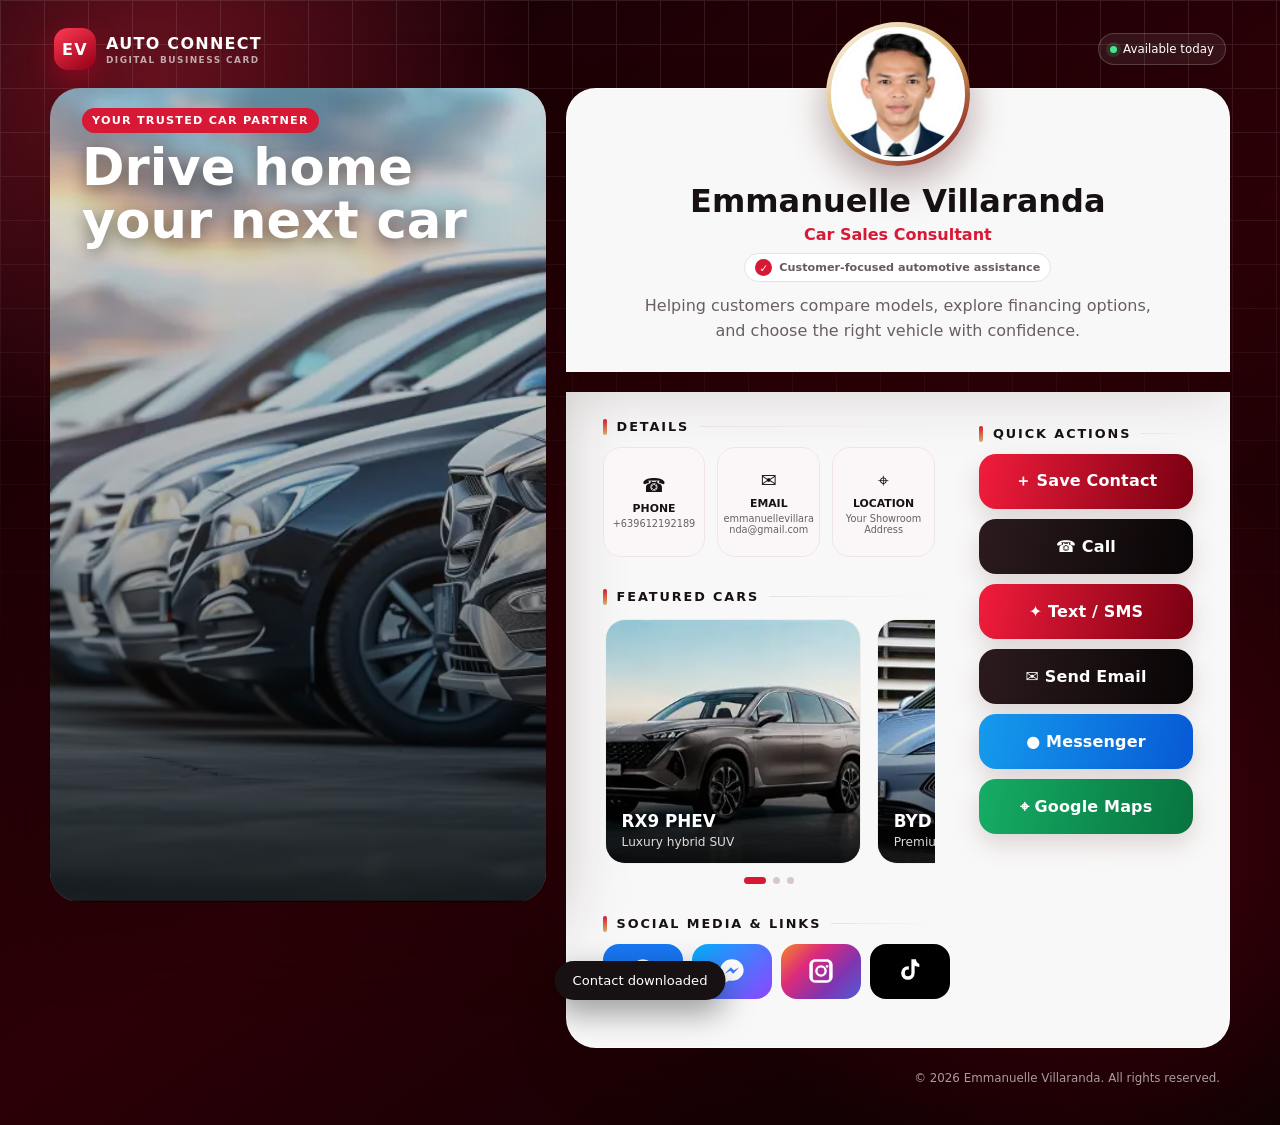
<file: index.html>
<!doctype html>
<html lang="en">

<head>
  <meta charset="utf-8">
  <meta name="viewport" content="width=device-width,initial-scale=1,viewport-fit=cover">
  <meta name="theme-color" content="#950019">
  <meta name="description" content="Responsive digital business card for a car sales consultant.">

  <title>Jordan Reyes | Car Sales Consultant</title>

  <!-- External CSS -->
  <link rel="stylesheet" href="css/style.css">


<!doctype html>
<html lang="en">

<head>
  <meta charset="utf-8">
  <meta name="viewport" content="width=device-width,initial-scale=1,viewport-fit=cover">
  <meta name="theme-color" content="#950019">
  <meta name="description" content="Responsive digital business card for a car sales consultant.">
  <title>Emmanuelle Villaranda | Car Sales Consultant</title>
  
   <!-- External CSS -->
  <link rel="stylesheet" href="css/style.css">

</head>

<body>
  <!-- Required local assets: images/hero-car.jpg, images/profile.jpg, images/rx9-phev.jpg, images/byd-seal.jpg, images/mg4-ev.jpg -->
  <main class="shell">
    <nav class="topbar" aria-label="Brand navigation">
      <div class="brand"><span class="mark" id="brandInitials">JR</span><span><span id="companyTop">AUTO
            CONNECT</span><small
            style="display:block;font-size:.56rem;font-weight:650;letter-spacing:.16em;color:#ffffffa8;margin-top:2px">DIGITAL
            BUSINESS CARD</small></span></div>
      <span class="availability">Available today</span>
    </nav>

    <article class="card">
      <header class="hero">
        <img class="hero-background" src="images/hero-car.jpg" alt="Featured car" fetchpriority="high" decoding="async"
          onerror="this.onerror=null;this.style.display='none';this.parentElement.classList.add('hero-image-missing');">
        <div class="hero-shade" aria-hidden="true"></div>
        <div class="hero-copy"><span class="eyebrow">Your trusted car partner</span>
          <h1>Drive home your next car</h1>
        </div>
      </header>

      <section class="profile" aria-labelledby="profileName">
        <div class="avatar"><img class="profile-photo" src="images/profile.jpg"
            alt="Professional profile photo of Jordan Reyes"
            onerror="this.onerror=null;this.src='data:image/svg+xml,%3Csvg xmlns=%22http://www.w3.org/2000/svg%22 width=%22400%22 height=%22400%22%3E%3Crect width=%22400%22 height=%22400%22 fill=%22%23a30b23%22/%3E%3Ctext x=%2250%25%22 y=%2254%25%22 text-anchor=%22middle%22 font-family=%22Arial%22 font-size=%22120%22 font-weight=%22700%22 fill=%22white%22%3EJR%3C/text%3E%3C/svg%3E'">
        </div>
        <h2 id="profileName">Jordan Reyes</h2>
        <p class="role" id="profileRole">Car Sales Consultant</p><span class="verified">Customer-focused automotive
          assistance</span>
        <p class="bio">Helping customers compare models, explore financing options, and choose the right vehicle with
          confidence.</p>
      </section>

      <div class="content-grid">
        <section class="section reveal details-section" aria-labelledby="detailsTitle">
          <h3 class="heading" id="detailsTitle">Details</h3>
          <div class="details">
            <a class="detail" id="phoneDetail"><span class="detail-icon"
                aria-hidden="true">☎</span><strong>PHONE</strong><small id="phoneText"></small></a>
            <a class="detail" id="emailDetail"><span class="detail-icon"
                aria-hidden="true">✉</span><strong>EMAIL</strong><small id="emailText"></small></a>
            <a class="detail" id="mapDetail" target="_blank" rel="noopener noreferrer"><span class="detail-icon"
                aria-hidden="true">⌖</span><strong>LOCATION</strong><small id="addressText"></small></a>
          </div>
        </section>

        <section class="section reveal actions-section" aria-labelledby="actionsTitle">
          <h3 class="heading" id="actionsTitle">Quick Actions</h3>
          <div class="actions">
            <button class="action red" id="saveContact" type="button">＋ Save Contact</button>
            <div class="split"><a class="action dark" id="callAction">☎ Call</a><a class="action red" id="smsAction">✦
                Text / SMS</a></div>
            <a class="action dark" id="emailAction">✉ Send Email</a>
            <a class="action blue" id="messengerAction" target="_blank" rel="noopener noreferrer">● Messenger</a>
            <a class="action green" id="mapAction" target="_blank" rel="noopener noreferrer">⌖ Google Maps</a>
          </div>
        </section>

        <section class="section reveal cars-section" aria-labelledby="carsTitle">
          <h3 class="heading" id="carsTitle">Featured Cars</h3>
          <div class="gallery-wrap">
            <div class="gallery" id="gallery" tabindex="0" aria-label="Featured vehicle carousel">
              <article class="vehicle" aria-label="RX9 PHEV, slide 1 of 3">
                <img class="vehicle-image" src="images/rx9-phev.jpg" alt="RX9 PHEV vehicle" loading="eager"
                  decoding="async"
                  onerror="this.style.opacity='.25';this.alt='Add the matching image file to the images folder';">
                <div class="vehicle-copy"><strong class="vehicle-name">RX9 PHEV</strong><span class="vehicle-tag">Luxury
                    hybrid SUV</span></div>
              </article>
              <article class="vehicle" aria-label="BYD Seal, slide 2 of 3">
                <img class="vehicle-image" src="images/byd-seal.jpg" alt="BYD Seal vehicle" loading="lazy"
                  decoding="async"
                  onerror="this.style.opacity='.25';this.alt='Add the matching image file to the images folder';">
                <div class="vehicle-copy"><strong class="vehicle-name">BYD Seal</strong><span
                    class="vehicle-tag">Premium electric sedan</span></div>
              </article>
              <article class="vehicle" aria-label="MG4 EV, slide 3 of 3">
                <img class="vehicle-image" src="images/mg4-ev.jpg" alt="MG4 EV vehicle" loading="lazy" decoding="async"
                  onerror="this.style.opacity='.25';this.alt='Add the matching image file to the images folder';">
                <div class="vehicle-copy"><strong class="vehicle-name">MG4 EV</strong><span class="vehicle-tag">Fully
                    electric hatchback</span></div>
              </article>
            </div>
            <div class="dots" id="dots" aria-label="Choose vehicle slide"></div>
            <p class="gallery-status" id="galleryStatus" aria-live="polite">Showing vehicle 1 of 3</p>
          </div>
        </section>

        <section class="section reveal social-section" aria-labelledby="socialTitle" style="padding-bottom:24px">
  <h3 class="heading" id="socialTitle">Social Media & Links</h3>

  <div class="socials">

    <a class="social facebook"
       id="facebook"
       target="_blank"
       rel="noopener noreferrer"
       aria-label="Facebook">

      <svg viewBox="0 0 24 24" fill="currentColor">
        <path d="M22 12A10 10 0 1 0 10.4 21.9V14.9H7.9V12h2.5V9.8c0-2.5 1.5-3.9 3.8-3.9 1.1 0 2.2.2 2.2.2v2.4h-1.2c-1.2 0-1.6.8-1.6 1.5V12h2.7l-.4 2.9h-2.3v7A10 10 0 0 0 22 12z"/>
      </svg>

    </a>

    <a class="social messenger"
       id="messenger"
       target="_blank"
       rel="noopener noreferrer"
       aria-label="Messenger">

      <svg viewBox="0 0 24 24" fill="currentColor">
        <path d="M12 2C6.5 2 2 6.1 2 11.2c0 2.9 1.5 5.5 4 7.2v3.6l3.5-1.9c.8.2 1.6.3 2.5.3 5.5 0 10-4.1 10-9.2S17.5 2 12 2zm1 12.4-2.5-2.7-4.8 2.7 5.3-5.7 2.5 2.7 4.8-2.7-5.3 5.7z"/>
      </svg>

    </a>

    <a class="social instagram"
       id="instagram"
       target="_blank"
       rel="noopener noreferrer"
       aria-label="Instagram">

      <svg viewBox="0 0 24 24" fill="currentColor">
        <path d="M7 2h10c2.8 0 5 2.2 5 5v10c0 2.8-2.2 5-5 5H7c-2.8 0-5-2.2-5-5V7c0-2.8 2.2-5 5-5zm0 2C5.9 4 5 4.9 5 6v12c0 1.1.9 2 2 2h10c1.1 0 2-.9 2-2V6c0-1.1-.9-2-2-2H7zm5 3a5 5 0 1 1 0 10 5 5 0 0 1 0-10zm0 2.1A2.9 2.9 0 1 0 12 15a2.9 2.9 0 0 0 0-5.9zm5.2-2.3a1.2 1.2 0 1 1 0 2.4 1.2 1.2 0 0 1 0-2.4z"/>
      </svg>

    </a>

    <a class="social tiktok"
       id="tiktok"
       target="_blank"
       rel="noopener noreferrer"
       aria-label="TikTok">

      <svg viewBox="0 0 24 24" fill="currentColor">
        <path d="M17 2c.4 2 .9 3 3 4v2.6c-1.5 0-2.8-.4-4-1v6.2a5.8 5.8 0 1 1-5.8-5.8c.3 0 .6 0 .8.1v2.8a2.8 2.8 0 1 0 2.2 2.7V2H17z"/>
      </svg>

    </a>

  </div>
</section>
      </div>
    </article>

    <nav class="mobile-sticky-actions" aria-label="Mobile quick actions">
      <a id="mobileCall">☎ Call</a>
      <a id="mobileSms">✦ SMS</a>
      <a id="mobileMessenger" target="_blank" rel="noopener noreferrer">● Message</a>
    </nav>
    <footer class="footer">© <span id="year"></span> <span id="footerName"></span>. All rights reserved.</footer>
  </main>
  <div class="toast" id="toast" role="status" aria-live="polite">Contact downloaded</div>

<!--External JS-->
<script type="text/javascript" src='js/script.js'> </script>


</body>
</html>
</file>
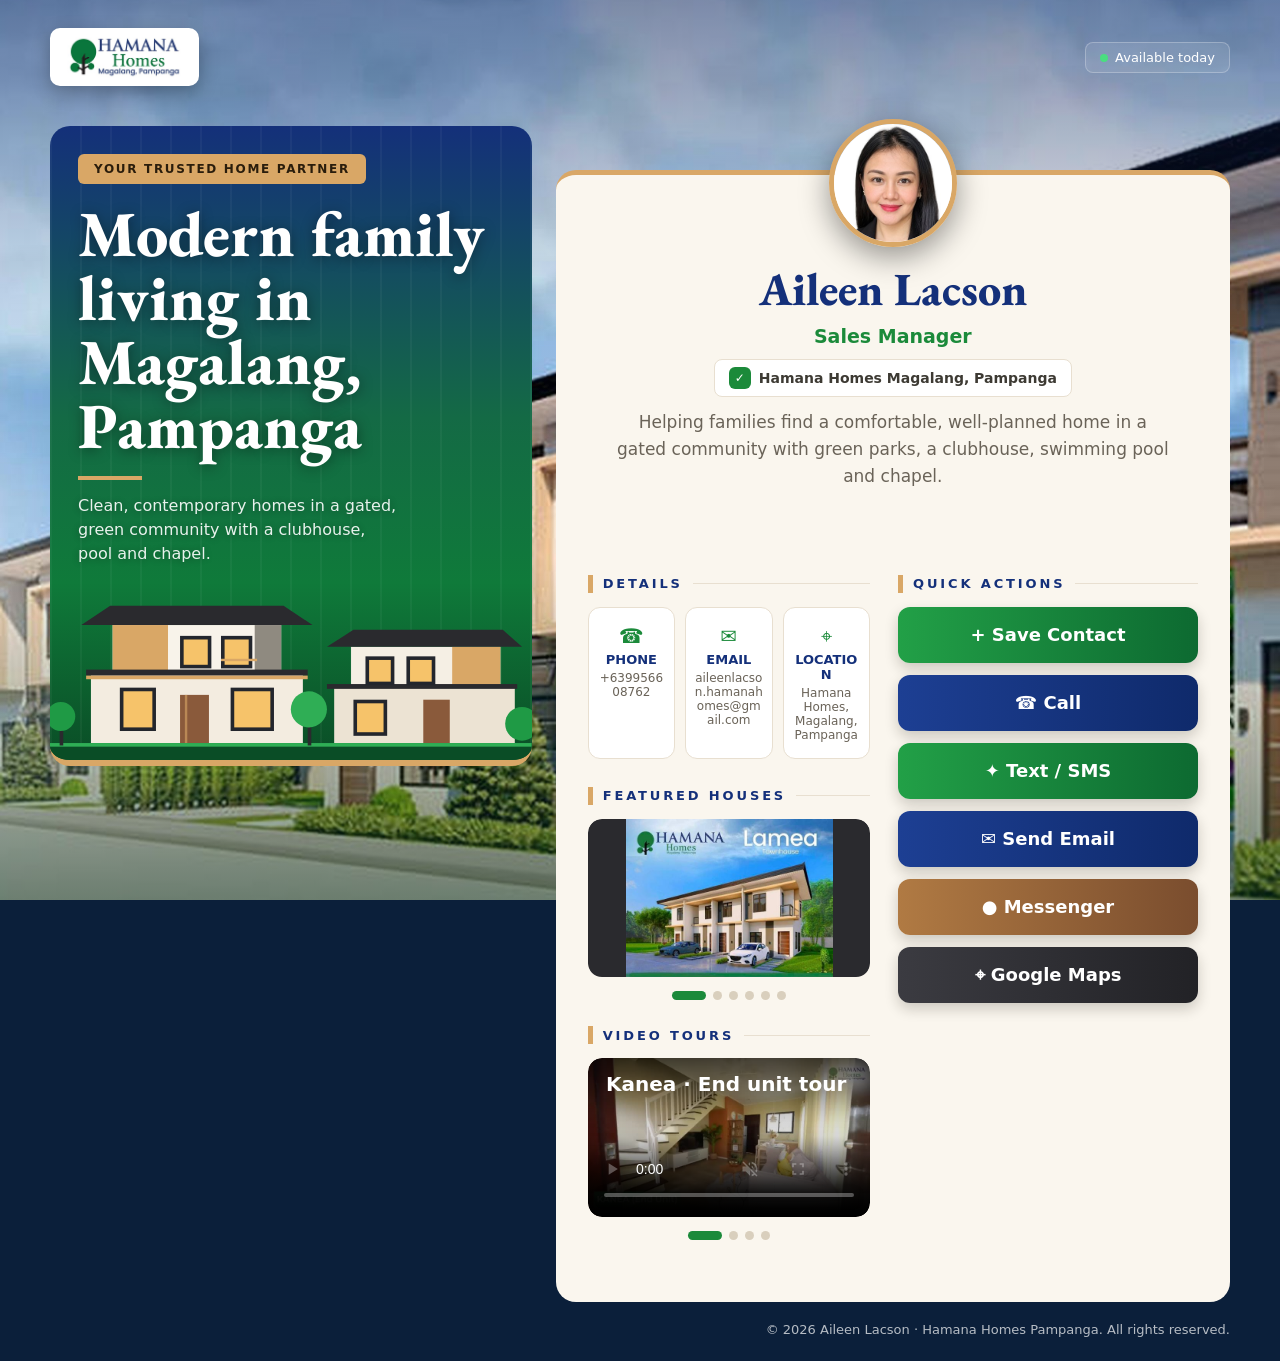
<file: hamana-card/index.html>
<!DOCTYPE html>
<html lang="en">

<head>
  <meta charset="utf-8">
  <meta name="viewport" content="width=device-width, initial-scale=1, viewport-fit=cover">
  <title>Hamana Homes Pampanga – Digital Business Card</title>
  
  <link rel="icon" href="images/avatar.jpg">
  <link rel="preconnect" href="https://fonts.googleapis.com">
  <link rel="stylesheet" href="https://fonts.googleapis.com/css2?family=EB+Garamond:wght@600;700;800&display=swap">
  <link rel="stylesheet" href="css/styles.css">
</head>

<body>
  <div class="bg" aria-hidden="true"><img alt="" src="images/background.jpg">
  </div>
  <div class="wrap">
    <header>
      <div class="brand">
        <div class="logo"><img alt="Hamana Homes Magalang, Pampanga" src="images/logo.jpg">
        </div>
      </div>
      <div class="pill"><i></i>Available today</div>
    </header>
    <main>
      <section class="hero">
        <span class="tag">YOUR TRUSTED HOME PARTNER</span>
        <h1>Modern family living in Magalang, Pampanga</h1>
        <p>Clean, contemporary homes in a gated, green community with a clubhouse, pool and chapel.</p>
        <svg viewBox="0 0 400 220" preserveAspectRatio="xMidYMax slice" aria-hidden="true">
          <g>
            <!-- house A: two-storey, flat overhanging roof, tan accent panel -->
            <rect x="34" y="146" width="176" height="62" fill="#f3ece0" />
            <rect x="52" y="108" width="140" height="40" fill="#f8f3ea" />
            <rect x="52" y="108" width="46" height="40" fill="#d9a766" />
            <rect x="170" y="108" width="22" height="40" fill="#8f8a80" />
            <polygon points="26,108 50,92 194,92 218,108" fill="#2a2a2e" />
            <rect x="30" y="145" width="184" height="5" fill="#2a2a2e" />
            <rect x="30" y="150" width="184" height="3" fill="#d9a766" />
            <!-- window frames -->
            <rect x="108" y="117" width="26" height="27" fill="#23262d" />
            <rect x="142" y="117" width="26" height="27" fill="#23262d" />
            <rect x="58" y="160" width="30" height="36" fill="#23262d" />
            <rect x="150" y="160" width="36" height="36" fill="#23262d" />
            <!-- house B: smaller, set back -->
            <rect x="236" y="158" width="150" height="50" fill="#ece3d3" />
            <rect x="250" y="126" width="124" height="34" fill="#f5efe4" />
            <rect x="334" y="126" width="40" height="34" fill="#d9a766" />
            <polygon points="230,126 252,112 376,112 392,126" fill="#2a2a2e" />
            <rect x="230" y="157" width="158" height="4" fill="#2a2a2e" />
            <rect x="262" y="134" width="24" height="24" fill="#23262d" />
            <rect x="296" y="134" width="24" height="24" fill="#23262d" />
            <rect x="252" y="170" width="28" height="30" fill="#23262d" />
          </g>
          <g fill="#f6c36a">
            <rect x="111" y="120" width="20" height="21" />
            <rect x="145" y="120" width="20" height="21" />
            <rect x="61" y="163" width="24" height="30" />
            <rect x="153" y="163" width="30" height="30" />
            <rect x="265" y="137" width="18" height="18" />
            <rect x="299" y="137" width="18" height="18" />
            <rect x="255" y="173" width="22" height="24" />
          </g>
          <g>
            <!-- doors (warm wood), balcony rail, lawn, round trees echoing the logo -->
            <rect x="108" y="166" width="24" height="42" fill="#8a5a3b" />
            <rect x="112" y="166" width="2" height="42" fill="#d9a766" opacity=".6" />
            <rect x="310" y="170" width="22" height="38" fill="#8a5a3b" />
            <rect x="142" y="136" width="30" height="2" fill="#d9a766" />
            <rect x="0" y="206" width="400" height="14" fill="#0a4d26" />
            <rect x="0" y="206" width="400" height="3" fill="#2fae55" />
            <rect x="214" y="186" width="3" height="22" fill="#2a2a2e" />
            <circle cx="215" cy="178" r="15" fill="#2fae55" />
            <rect x="8" y="190" width="3" height="18" fill="#2a2a2e" />
            <circle cx="9" cy="184" r="12" fill="#1f9a45" />
            <circle cx="392" cy="190" r="14" fill="#1f9a45" />
          </g>
        </svg>
      </section>
      <div class="right">
        <section class="profile">
          <img class="avatar" alt="Profile photo"
            src="images/avatar.jpg">
          <h2>Aileen Lacson</h2>
          <div class="role">Sales Manager</div>
          <div class="badge"><b>✓</b>Hamana Homes Magalang, Pampanga</div>
          <p>Helping families find a comfortable, well-planned home in a gated community with green parks, a clubhouse,
            swimming pool and chapel.</p>
        </section>
        <section class="body">
          <div>
            <h3>DETAILS</h3>
            <div class="details">
              <div class="d"><span>☎</span><b>PHONE</b>+639956608762</div>
              <div class="d"><span>✉</span><b>EMAIL</b>aileenlacson.hamanahomes@gmail.com</div>
              <div class="d"><span>⌖</span><b>LOCATION</b>Hamana Homes, Magalang, Pampanga</div>
            </div>
            <h3>FEATURED HOUSES</h3>
            <div class="car">
              <div class="track" id="track">
                <div class="slide"><img src="images/house-lamea-townhouse.jpg" alt="Lamea townhouse"></div>
                <div class="slide"><img src="images/house-meana-duplex.jpg" alt="Meana duplex"></div>
                <div class="slide"><img src="images/house-nanea-single-attached.jpg" alt="Nanea single attached"></div>
                <div class="slide"><img src="images/house-onea-duplex-deluxe.jpg" alt="Onea duplex deluxe"></div>
                <div class="slide"><img src="images/house-types.jpg" alt="Hamana Homes house types"></div>
                <div class="slide"><img src="images/vicinity-map.jpg" alt="Hamana Homes vicinity map, Magalang Pampanga"></div>
              </div>
            </div>
            <div class="dots" id="dots"></div>
            <h3>VIDEO TOURS</h3>
            <div class="car">
              <div class="track" id="track2">
                <div class="slide vid"><video
                    src="videos/kanea-end-unit-tour.mp4"
                    poster="images/poster-kanea-end-unit-tour.jpg"
                    controls autoplay muted playsinline preload="none" aria-label="Kanea · End unit tour"></video>
                  <div class="cap"><b>Kanea · End unit tour</b></div>
                </div>
                <div class="slide vid"><video
                    src="videos/kanea-quick-look.mp4"
                    poster="images/poster-kanea-quick-look.jpg"
                    controls autoplay muted playsinline preload="none" aria-label="Kanea · Quick look"></video>
                  <div class="cap"><b>Kanea · Quick look</b></div>
                </div>
                <div class="slide vid"><video
                    src="videos/nanea-single-attached-tour.mp4"
                    poster="images/poster-nanea-single-attached-tour.jpg"
                    controls autoplay muted playsinline preload="none" aria-label="Nanea · Single attached tour"></video>
                  <div class="cap"><b>Nanea · Single attached tour</b></div>
                </div>
                <div class="slide vid"><video
                    src="videos/meana-duplex-tour.mp4"
                    poster="images/poster-meana-duplex-tour.jpg"
                    controls autoplay muted playsinline preload="none" aria-label="Meana · Duplex tour"></video>
                  <div class="cap"><b>Meana · Duplex tour</b></div>
                </div>
              </div>
            </div>
            <div class="dots" id="dots2"></div>
          </div>
          <div>
            <h3>QUICK ACTIONS</h3>
            <button class="btn red" id="save" type="button">+ Save Contact</button>
            <a class="btn blk" href="tel:+639956608762">☎ Call</a>
            <a class="btn red" href="sms:+639956608762">✦ Text / SMS</a>
            <a class="btn blk" id="email" href="mailto:aileenlacson.hamanahomes@gmail.com?subject=Inquiry%20about%20Hamana%20Homes%20Magalang&amp;body=Hi%20Aileen%2C%0D%0A%0D%0AI%27m%20interested%20in%20Hamana%20Homes%20in%20Magalang%2C%20Pampanga.%20Please%20send%20me%20more%20details.%0D%0A%0D%0AThank%20you!">✉ Send Email</a>
            <a class="btn blu" target="_blank" rel="noopener" href="https://www.facebook.com/aileenlacson.business">● Messenger</a>
            <a class="btn grn" target="_blank" rel="noopener" href="https://www.google.com/maps/place/Hamana+Homes,+Magalang,+Mabalacat+-+Magalang+Rd,+Magalang,+2011+Pampanga/data=!4m2!3m1!1s0x3396efd5b5a4816f:0x2967cce4e7ceeb08!18m1!1e1?utm_source=mstt_1&entry=gps&coh=192189&g_ep=[base64]%3D%3D&skid=85f0a1a7-78d2-46d7-b63e-68d4e16d7f46">⌖
              Google Maps</a>
          </div>
        </section>
      </div>
    </main>
    <nav class="dock" aria-label="Quick contact"><a class="c" href="tel:+639956608762">☎ Call</a><a class="s"
        href="sms:+639956608762">✦ SMS</a><a class="m" target="_blank" rel="noopener" href="https://www.facebook.com/aileenlacson.business">●
        Message</a></nav>
    <footer>© 2026 Aileen Lacson · Hamana Homes Pampanga. All rights reserved.</footer>
  </div>
  <div class="toast" id="toast" role="status" aria-live="polite" hidden></div>
  <script src="js/main.js" defer></script>
</body>

</html>
</file>
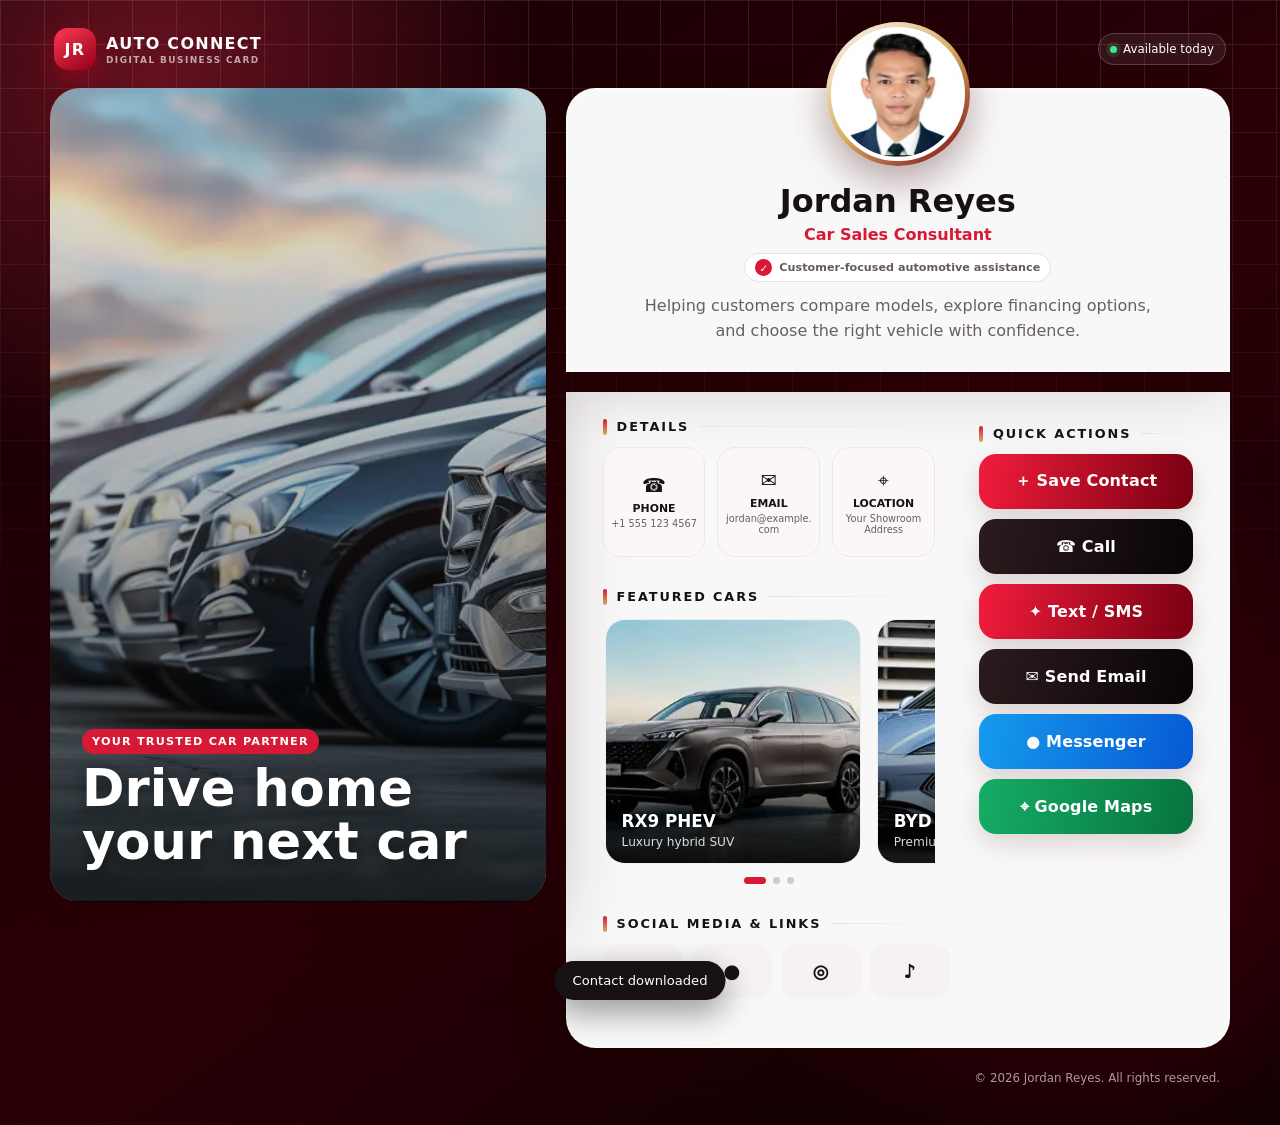
<file: car_landing_page_bkp.html>
<!doctype html>
<html lang="en">

<head>
  <meta charset="utf-8">
  <meta name="viewport" content="width=device-width,initial-scale=1,viewport-fit=cover">
  <meta name="theme-color" content="#950019">
  <meta name="description" content="Responsive digital business card for a car sales consultant.">
  <title>Jordan Reyes | Car Sales Consultant</title>
  <style>
    :root {
      color-scheme: light;
      --red: #d71936;
      --red2: #760010;
      --gold: #d6ad62;
      --ink: #171114;
      --muted: #695f62;
      --line: #e9e1e3;
      --paper: #fff;
      --soft: #fbf7f8;
      --blue: #1478dc;
      --green: #087a47;
      --r: 30px;
      --shadow: 0 28px 80px rgba(32, 0, 6, .32)
    }

    * {
      box-sizing: border-box
    }

    html {
      scroll-behavior: smooth
    }

    body {
      margin: 0;
      min-width: 320px;
      min-height: 100vh;
      font-family: Inter, ui-sans-serif, system-ui, -apple-system, "Segoe UI", Roboto, Arial, sans-serif;
      color: var(--ink);
      background: radial-gradient(circle at 12% 8%, #6b1221 0, transparent 25%), radial-gradient(circle at 86% 75%, #42000b 0, transparent 28%), linear-gradient(145deg, #120104, #2c0007 54%, #070102);
      overflow-x: hidden
    }

    body::before {
      content: "";
      position: fixed;
      inset: 0;
      pointer-events: none;
      opacity: .1;
      background-image: linear-gradient(#fff 1px, transparent 1px), linear-gradient(90deg, #fff 1px, transparent 1px);
      background-size: 44px 44px;
      mask-image: linear-gradient(#000, transparent 80%)
    }

    a {
      color: inherit;
      text-decoration: none
    }

    button,
    input,
    textarea {
      font: inherit
    }

    .shell {
      width: min(100% - 24px, 1180px);
      margin: auto;
      padding: 18px 0 max(36px, env(safe-area-inset-bottom));
      position: relative
    }

    .topbar {
      display: flex;
      align-items: center;
      justify-content: space-between;
      gap: 12px;
      color: #fff;
      margin: 0 4px 14px;
      animation: drop .6s both
    }

    .brand {
      display: flex;
      align-items: center;
      gap: 10px;
      font-weight: 900;
      letter-spacing: .08em
    }

    .mark {
      width: 42px;
      height: 42px;
      display: grid;
      place-items: center;
      border-radius: 14px;
      background: linear-gradient(145deg, #ff3955, #960017);
      box-shadow: 0 10px 28px #ff002f55
    }

    .availability {
      font-size: .74rem;
      padding: 8px 11px;
      border: 1px solid #ffffff2f;
      border-radius: 999px;
      background: #ffffff12;
      backdrop-filter: blur(12px)
    }

    .availability::before {
      content: "";
      display: inline-block;
      width: 7px;
      height: 7px;
      margin-right: 6px;
      border-radius: 50%;
      background: #45e78c;
      box-shadow: 0 0 0 4px #45e78c22
    }

    .card {
      overflow: hidden;
      position: relative;
      border-radius: var(--r);
      background: #fffffff8;
      border: 1px solid #ffffffaa;
      box-shadow: var(--shadow);
      animation: enter .85s cubic-bezier(.2, .8, .2, 1) both
    }

    .hero {
      height: 270px;
      position: relative;
      isolation: isolate;
      overflow: hidden;
      background: linear-gradient(145deg, #7b0015, #1a0207)
    }

    .hero-image-missing {
      background: linear-gradient(145deg, #7b0015, #1a0207)
    }

    .hero-background {
      position: absolute;
      inset: 0;
      width: 100%;
      height: 100%;
      object-fit: cover;
      object-position: center;
      animation: zoom 12s ease-in-out infinite alternate
    }

    .hero-shade {
      position: absolute;
      inset: 0;
      z-index: 2;
      background: linear-gradient(0deg, rgba(0, 0, 0, .82) 0%, rgba(0, 0, 0, .3) 48%, rgba(0, 0, 0, .08) 100%);
      pointer-events: none
    }

    .hero-media {
      position: absolute;
      inset: 0;
      background: linear-gradient(155deg, #f3f4f5aa, #777b80aa), linear-gradient(110deg, #dadddf 0 25%, #fafafa 25% 63%, #aeb3b7 63%);
      animation: zoom 12s ease-in-out infinite alternate
    }

    .hero-media::before {
      content: "";
      position: absolute;
      width: min(420px, 86%);
      height: 110px;
      left: 50%;
      bottom: 31px;
      translate: -50%;
      border-radius: 62% 46% 22% 20%;
      background: linear-gradient(160deg, #e8ebed, #6b7074 47%, #17191a 50%);
      box-shadow: 0 25px 34px #0006
    }

    .hero-media::after {
      content: "";
      position: absolute;
      width: 175px;
      height: 50px;
      left: 50%;
      bottom: 90px;
      translate: -48%;
      transform: skewX(-18deg);
      border: 4px solid #292b2e;
      border-radius: 75% 80% 8% 8%;
      background: linear-gradient(145deg, #262a2d, #87949c)
    }

    .wheel {
      position: absolute;
      bottom: 15px;
      z-index: 1;
      width: 54px;
      height: 54px;
      border: 10px solid #222;
      border-radius: 50%;
      background: #050505;
      box-shadow: inset 0 0 0 4px #aaa
    }

    .wheel:first-child {
      left: 15%
    }

    .wheel:last-child {
      right: 14%
    }

    .hero::after {
      content: none
    }

    .hero-copy {
      position: absolute;
      z-index: 3;
      left: 24px;
      right: 24px;
      bottom: 22px;
      color: #fff
    }

    .eyebrow {
      display: inline-block;
      margin-bottom: 8px;
      padding: 6px 10px;
      border-radius: 999px;
      background: var(--red);
      font-size: .7rem;
      font-weight: 900;
      letter-spacing: .11em;
      text-transform: uppercase
    }

    .hero h1 {
      margin: 0;
      max-width: 430px;
      font-size: clamp(1.55rem, 6vw, 2.1rem);
      line-height: 1.04;
      text-shadow: 0 4px 18px #0008
    }

    .profile {
      position: relative;
      padding: 80px 24px 21px;
      text-align: center
    }

    .avatar {
      position: absolute;
      top: -72px;
      left: 50%;
      translate: -50%;
      width: 138px;
      aspect-ratio: 1;
      padding: 5px;
      border-radius: 50%;
      background: linear-gradient(140deg, #fff, var(--gold), #760011);
      box-shadow: 0 16px 38px #35000855;
      animation: float 4s ease-in-out infinite
    }

    .profile-photo {
      display: block;
      width: 100%;
      height: 100%;
      object-fit: cover;
      object-position: center top;
      border: 4px solid #fff;
      border-radius: 50%;
      background: #eee
    }

    .verified {
      display: inline-flex;
      align-items: center;
      gap: 7px;
      margin-top: 9px;
      padding: 5px 10px;
      border: 1px solid #eadfe1;
      border-radius: 999px;
      background: #fff;
      color: #665a5d;
      font-size: .7rem;
      font-weight: 750
    }

    .verified::before {
      content: "✓";
      display: grid;
      place-items: center;
      width: 17px;
      height: 17px;
      border-radius: 50%;
      background: var(--red);
      color: #fff;
      font-size: .65rem
    }

    .profile h2 {
      margin: 0;
      font-size: 1.65rem
    }

    .role {
      margin: 5px 0 0;
      color: var(--red);
      font-weight: 850
    }

    .bio {
      max-width: 430px;
      margin: 12px auto 0;
      color: var(--muted);
      font-size: .93rem;
      line-height: 1.55
    }

    .section {
      padding: 12px 20px 4px
    }

    .heading {
      display: flex;
      align-items: center;
      gap: 10px;
      margin: 13px 0 12px;
      font-size: .8rem;
      letter-spacing: .15em;
      text-transform: uppercase
    }

    .heading::before {
      content: "";
      width: 4px;
      height: 16px;
      border-radius: 99px;
      background: linear-gradient(var(--red), var(--gold))
    }

    .heading::after {
      content: "";
      height: 1px;
      flex: 1;
      background: linear-gradient(90deg, var(--line), transparent)
    }

    .details {
      display: grid;
      grid-template-columns: repeat(3, minmax(0, 1fr));
      gap: 9px
    }

    .detail {
      min-height: 100px;
      padding: 13px 5px;
      display: grid;
      place-content: center;
      text-align: center;
      border: 1px solid #f0e4e6;
      border-radius: 18px;
      background: var(--soft);
      transition: .22s
    }

    .detail:hover,
    .detail:focus-visible {
      translate: 0 -4px;
      box-shadow: 0 10px 23px #6e001411;
      outline: 2px solid #e5153540
    }

    .detail-icon {
      font-size: 1.2rem
    }

    .detail strong {
      margin-top: 5px;
      font-size: .68rem
    }

    .detail small {
      margin-top: 3px;
      color: var(--muted);
      font-size: .61rem;
      overflow-wrap: anywhere
    }

    .actions {
      display: grid;
      gap: 10px
    }

    .action {
      min-height: 58px;
      position: relative;
      overflow: hidden;
      display: flex;
      align-items: center;
      justify-content: center;
      gap: 10px;
      padding: 12px 16px;
      border: 0;
      border-radius: 17px;
      color: #fff;
      font-weight: 850;
      cursor: pointer;
      box-shadow: 0 10px 26px #3a000d26;
      letter-spacing: .01em;
      transition: translate .2s, filter .2s, scale .2s
    }

    .action:hover {
      translate: 0 -3px;
      filter: brightness(1.07)
    }

    .action:active {
      scale: .98
    }

    .action:focus-visible {
      outline: 3px solid #fff;
      outline-offset: -6px
    }

    .action::after {
      content: "";
      position: absolute;
      top: -70%;
      left: -45%;
      width: 27%;
      height: 240%;
      background: #ffffff3d;
      rotate: 24deg;
      animation: shine 4s infinite;
      pointer-events: none
    }

    .red {
      background: linear-gradient(100deg, #f21c3c, #790011)
    }

    .dark {
      background: linear-gradient(100deg, #2c1b1e, #080405)
    }

    .blue {
      background: linear-gradient(100deg, #159bed, #0759d5)
    }

    .green {
      background: linear-gradient(100deg, #15ad65, #08733f)
    }

    .split {
      display: grid;
      grid-template-columns: 1fr 1fr;
      gap: 10px
    }

    .gallery-wrap {
      position: relative
    }

    .gallery {
      display: flex;
      gap: 12px;
      overflow: auto;
      scroll-snap-type: x mandatory;
      scrollbar-width: none;
      padding: 2px 2px 13px
    }

    .gallery::-webkit-scrollbar {
      display: none
    }

    .vehicle {
      min-width: 82%;
      height: 220px;
      position: relative;
      overflow: hidden;
      scroll-snap-align: center;
      scroll-snap-stop: always;
      border: 1px solid #eee;
      border-radius: 20px;
      background: #191315
    }

    .vehicle-image {
      display: block;
      width: 100%;
      height: 100%;
      object-fit: cover;
      transition: transform .6s ease, filter .6s ease
    }

    .vehicle::after {
      content: "";
      position: absolute;
      inset: 35% 0 0;
      background: linear-gradient(transparent, #000d);
      pointer-events: none
    }

    .vehicle:hover .vehicle-image {
      transform: scale(1.07);
      filter: brightness(.88)
    }

    .vehicle-copy {
      position: absolute;
      z-index: 2;
      left: 16px;
      right: 16px;
      bottom: 14px;
      color: #fff
    }

    .vehicle-name {
      display: block;
      font-size: 1.05rem;
      font-weight: 900
    }

    .vehicle-tag {
      display: block;
      margin-top: 4px;
      color: #ffffffd9;
      font-size: .76rem
    }

    .gallery-status {
      position: absolute;
      width: 1px;
      height: 1px;
      padding: 0;
      margin: -1px;
      overflow: hidden;
      clip: rect(0, 0, 0, 0);
      white-space: nowrap;
      border: 0
    }

    .dots {
      display: flex;
      justify-content: center;
      gap: 7px
    }

    .dot {
      width: 7px;
      height: 7px;
      padding: 0;
      border: 0;
      border-radius: 50%;
      background: #d8c7ca;
      cursor: pointer
    }

    .dot.active {
      width: 22px;
      border-radius: 99px;
      background: var(--red)
    }

    .socials {
      display: grid;
      grid-template-columns: repeat(4, 1fr);
      gap: 9px
    }

    .social {
      height: 55px;
      display: grid;
      place-items: center;
      border-radius: 16px;
      background: #f6f1f2;
      font-weight: 950;
      font-size: 1.15rem;
      transition: .22s
    }

    .social:hover,
    .social:focus-visible {
      color: #fff;
      background: var(--red);
      translate: 0 -4px;
      outline: none
    }

    .reveal {
      opacity: 0;
      translate: 0 20px;
      transition: .65s cubic-bezier(.2, .8, .2, 1)
    }

    .reveal.visible {
      opacity: 1;
      translate: 0
    }

    .footer {
      text-align: center;
      padding: 23px 8px 4px;
      color: #ffffffa6;
      font-size: .74rem
    }

    .toast {
      position: fixed;
      z-index: 30;
      left: 50%;
      bottom: max(20px, env(safe-area-inset-bottom));
      translate: -50% 120px;
      padding: 12px 18px;
      border-radius: 999px;
      background: #171113;
      color: #fff;
      font-size: .82rem;
      box-shadow: 0 12px 32px #0006;
      transition: .32s
    }

    .toast.show {
      translate: -50% 0
    }

    @keyframes enter {
      from {
        opacity: 0;
        translate: 0 36px;
        scale: .97
      }
    }

    @keyframes drop {
      from {
        opacity: 0;
        translate: 0 -14px
      }
    }

    @keyframes float {
      50% {
        translate: -50% -8px
      }
    }

    @keyframes zoom {
      to {
        scale: 1.08
      }
    }

    @keyframes shine {

      0%,
      65% {
        left: -45%
      }

      85%,
      100% {
        left: 135%
      }
    }

    /* Responsive layout */
    .content-grid {
      display: block
    }

    .desktop-side {
      display: contents
    }

    .desktop-main {
      display: contents
    }

    .mobile-sticky-actions {
      display: none
    }

    @media(min-width:760px) {
      .shell {
        padding-top: 28px
      }

      .topbar {
        margin-bottom: 18px
      }

      .card {
        display: grid;
        grid-template-columns: minmax(330px, 42%) minmax(0, 58%);
        grid-template-areas: "hero profile" "hero content";
        overflow: visible;
        background: transparent;
        border: 0;
        box-shadow: none;
        gap: 20px;
        animation: none
      }

      .hero {
        grid-area: hero;
        position: sticky;
        top: 24px;
        height: calc(100vh - 86px);
        min-height: 620px;
        max-height: 820px;
        border-radius: 30px;
        box-shadow: var(--shadow);
        overflow: hidden
      }

      .hero-copy {
        left: 32px;
        right: 32px;
        bottom: 34px
      }

      .hero-background {
        object-position: center
      }

      .hero h1 {
        font-size: clamp(2rem, 4vw, 3.25rem);
        max-width: 470px
      }

      .profile {
        grid-area: profile;
        padding: 93px 38px 28px;
        border-radius: 30px 30px 0 0;
        background: #fffffff8;
        border: 1px solid #ffffffaa;
        border-bottom: 0;
        box-shadow: 0 24px 60px #20000724
      }

      .avatar {
        top: -67px;
        width: 144px
      }

      .profile h2 {
        font-size: 2rem
      }

      .bio {
        max-width: 540px;
        font-size: 1rem
      }

      .content-grid {
        grid-area: content;
        display: grid;
        grid-template-columns: minmax(0, 1fr);
        background: #fffffff8;
        border: 1px solid #ffffffaa;
        border-top: 0;
        border-radius: 0 0 30px 30px;
        box-shadow: 0 24px 60px #20000724;
        padding: 0 18px 24px
      }

      .section {
        padding: 14px 18px 5px
      }

      .details {
        gap: 12px
      }

      .detail {
        min-height: 110px
      }

      .gallery {
        gap: 16px
      }

      .vehicle {
        min-width: 72%;
        height: 260px
      }

      .socials {
        grid-template-columns: repeat(4, minmax(80px, 1fr))
      }

      .footer {
        text-align: right;
        padding-right: 10px
      }
    }

    @media(min-width:1024px) {
      .content-grid {
        grid-template-columns: minmax(0, 1.25fr) minmax(250px, .75fr);
        grid-template-areas: "details actions" "cars actions" "social actions";
        align-items: start;
        column-gap: 8px
      }

      .details-section {
        grid-area: details
      }

      .actions-section {
        grid-area: actions;
        position: sticky;
        top: 28px;
        padding-top: 21px
      }

      .cars-section {
        grid-area: cars
      }

      .social-section {
        grid-area: social
      }

      .split {
        grid-template-columns: 1fr
      }

      .vehicle {
        min-width: 78%;
        height: 245px
      }

      .action {
        min-height: 55px
      }
    }

    @media(max-width:759px) {
      .card {
        margin-bottom: 78px
      }

      .hero {
        height: 255px
      }

      .hero-copy {
        bottom: 20px
      }

      .hero-background {
        object-position: center center
      }

      .profile {
        padding-inline: 18px
      }

      .details {
        grid-template-columns: repeat(3, minmax(0, 1fr))
      }

      .mobile-sticky-actions {
        position: fixed;
        z-index: 25;
        left: 12px;
        right: 12px;
        bottom: max(10px, env(safe-area-inset-bottom));
        display: grid;
        grid-template-columns: repeat(3, 1fr);
        gap: 8px;
        padding: 8px;
        border: 1px solid #ffffff6b;
        border-radius: 20px;
        background: #240108e8;
        box-shadow: 0 18px 45px #0007;
        backdrop-filter: blur(16px)
      }

      .mobile-sticky-actions a {
        min-height: 47px;
        display: flex;
        align-items: center;
        justify-content: center;
        gap: 6px;
        border-radius: 13px;
        color: #fff;
        font-size: .76rem;
        font-weight: 850
      }

      .mobile-sticky-actions a:nth-child(1) {
        background: linear-gradient(100deg, #2c1b1e, #080405)
      }

      .mobile-sticky-actions a:nth-child(2) {
        background: linear-gradient(100deg, #f21c3c, #790011)
      }

      .mobile-sticky-actions a:nth-child(3) {
        background: linear-gradient(100deg, #159bed, #0759d5)
      }
    }

    @media(max-width:520px) {
      .shell {
        width: min(100% - 14px, 580px);
        padding-top: 10px
      }

      .topbar {
        margin-bottom: 10px
      }

      .availability {
        padding: 7px 9px
      }

      .card {
        border-radius: 22px
      }

      .hero {
        height: 235px
      }

      .hero-copy {
        left: 18px;
        right: 18px
      }

      .hero h1 {
        font-size: 1.6rem
      }

      .profile {
        padding-top: 76px
      }

      .avatar {
        width: 126px;
        top: -64px
      }

      .section {
        padding-inline: 13px
      }

      .heading {
        margin-top: 10px
      }

      .details {
        gap: 6px
      }

      .detail {
        min-height: 92px;
        padding: 10px 4px
      }

      .detail strong {
        font-size: .62rem
      }

      .detail small {
        font-size: .55rem
      }

      .vehicle {
        min-width: 91%;
        height: 205px
      }

      .socials {
        gap: 7px
      }

      .social {
        height: 50px
      }
    }

    @media(max-width:400px) {
      .shell {
        width: min(100% - 12px, 580px)
      }

      .card {
        border-radius: 22px
      }

      .section {
        padding-inline: 14px
      }

      .hero {
        height: 242px
      }

      .split {
        grid-template-columns: 1fr
      }

      .detail small {
        font-size: .57rem
      }

      .vehicle {
        min-width: 90%
      }

      .availability {
        font-size: .67rem
      }
    }

    @media(prefers-reduced-motion:reduce) {
      html {
        scroll-behavior: auto
      }

      *,
      *::before,
      *::after {
        animation: none !important;
        transition: none !important
      }

      .reveal {
        opacity: 1;
        translate: 0
      }
    }
  </style>
</head>

<body>
  <!-- Required local assets: images/hero-car.jpg, images/profile.jpg, images/rx9-phev.jpg, images/byd-seal.jpg, images/mg4-ev.jpg -->
  <main class="shell">
    <nav class="topbar" aria-label="Brand navigation">
      <div class="brand"><span class="mark" id="brandInitials">JR</span><span><span id="companyTop">AUTO
            CONNECT</span><small
            style="display:block;font-size:.56rem;font-weight:650;letter-spacing:.16em;color:#ffffffa8;margin-top:2px">DIGITAL
            BUSINESS CARD</small></span></div>
      <span class="availability">Available today</span>
    </nav>

    <article class="card">
      <header class="hero">
        <img class="hero-background" src="images/hero-car.jpg" alt="Featured car" fetchpriority="high" decoding="async"
          onerror="this.onerror=null;this.style.display='none';this.parentElement.classList.add('hero-image-missing');">
        <div class="hero-shade" aria-hidden="true"></div>
        <div class="hero-copy"><span class="eyebrow">Your trusted car partner</span>
          <h1>Drive home your next car</h1>
        </div>
      </header>

      <section class="profile" aria-labelledby="profileName">
        <div class="avatar"><img class="profile-photo" src="images/profile.jpg"
            alt="Professional profile photo of Jordan Reyes"
            onerror="this.onerror=null;this.src='data:image/svg+xml,%3Csvg xmlns=%22http://www.w3.org/2000/svg%22 width=%22400%22 height=%22400%22%3E%3Crect width=%22400%22 height=%22400%22 fill=%22%23a30b23%22/%3E%3Ctext x=%2250%25%22 y=%2254%25%22 text-anchor=%22middle%22 font-family=%22Arial%22 font-size=%22120%22 font-weight=%22700%22 fill=%22white%22%3EJR%3C/text%3E%3C/svg%3E'">
        </div>
        <h2 id="profileName">Jordan Reyes</h2>
        <p class="role" id="profileRole">Car Sales Consultant</p><span class="verified">Customer-focused automotive
          assistance</span>
        <p class="bio">Helping customers compare models, explore financing options, and choose the right vehicle with
          confidence.</p>
      </section>

      <div class="content-grid">
        <section class="section reveal details-section" aria-labelledby="detailsTitle">
          <h3 class="heading" id="detailsTitle">Details</h3>
          <div class="details">
            <a class="detail" id="phoneDetail"><span class="detail-icon"
                aria-hidden="true">☎</span><strong>PHONE</strong><small id="phoneText"></small></a>
            <a class="detail" id="emailDetail"><span class="detail-icon"
                aria-hidden="true">✉</span><strong>EMAIL</strong><small id="emailText"></small></a>
            <a class="detail" id="mapDetail" target="_blank" rel="noopener noreferrer"><span class="detail-icon"
                aria-hidden="true">⌖</span><strong>LOCATION</strong><small id="addressText"></small></a>
          </div>
        </section>

        <section class="section reveal actions-section" aria-labelledby="actionsTitle">
          <h3 class="heading" id="actionsTitle">Quick Actions</h3>
          <div class="actions">
            <button class="action red" id="saveContact" type="button">＋ Save Contact</button>
            <div class="split"><a class="action dark" id="callAction">☎ Call</a><a class="action red" id="smsAction">✦
                Text / SMS</a></div>
            <a class="action dark" id="emailAction">✉ Send Email</a>
            <a class="action blue" id="messengerAction" target="_blank" rel="noopener noreferrer">● Messenger</a>
            <a class="action green" id="mapAction" target="_blank" rel="noopener noreferrer">⌖ Google Maps</a>
          </div>
        </section>

        <section class="section reveal cars-section" aria-labelledby="carsTitle">
          <h3 class="heading" id="carsTitle">Featured Cars</h3>
          <div class="gallery-wrap">
            <div class="gallery" id="gallery" tabindex="0" aria-label="Featured vehicle carousel">
              <article class="vehicle" aria-label="RX9 PHEV, slide 1 of 3">
                <img class="vehicle-image" src="images/rx9-phev.jpg" alt="RX9 PHEV vehicle" loading="eager"
                  decoding="async"
                  onerror="this.style.opacity='.25';this.alt='Add the matching image file to the images folder';">
                <div class="vehicle-copy"><strong class="vehicle-name">RX9 PHEV</strong><span class="vehicle-tag">Luxury
                    hybrid SUV</span></div>
              </article>
              <article class="vehicle" aria-label="BYD Seal, slide 2 of 3">
                <img class="vehicle-image" src="images/byd-seal.jpg" alt="BYD Seal vehicle" loading="lazy"
                  decoding="async"
                  onerror="this.style.opacity='.25';this.alt='Add the matching image file to the images folder';">
                <div class="vehicle-copy"><strong class="vehicle-name">BYD Seal</strong><span
                    class="vehicle-tag">Premium electric sedan</span></div>
              </article>
              <article class="vehicle" aria-label="MG4 EV, slide 3 of 3">
                <img class="vehicle-image" src="images/mg4-ev.jpg" alt="MG4 EV vehicle" loading="lazy" decoding="async"
                  onerror="this.style.opacity='.25';this.alt='Add the matching image file to the images folder';">
                <div class="vehicle-copy"><strong class="vehicle-name">MG4 EV</strong><span class="vehicle-tag">Fully
                    electric hatchback</span></div>
              </article>
            </div>
            <div class="dots" id="dots" aria-label="Choose vehicle slide"></div>
            <p class="gallery-status" id="galleryStatus" aria-live="polite">Showing vehicle 1 of 3</p>
          </div>
        </section>

        <section class="section reveal social-section" aria-labelledby="socialTitle" style="padding-bottom:24px">
          <h3 class="heading" id="socialTitle">Social Media & Links</h3>
          <div class="socials"><a class="social" id="facebook" target="_blank" rel="noopener noreferrer"
              aria-label="Facebook">f</a><a class="social" id="messenger" target="_blank" rel="noopener noreferrer"
              aria-label="Messenger">●</a><a class="social" id="instagram" target="_blank" rel="noopener noreferrer"
              aria-label="Instagram">◎</a><a class="social" id="tiktok" target="_blank" rel="noopener noreferrer"
              aria-label="TikTok">♪</a></div>
        </section>
      </div>
    </article>

    <nav class="mobile-sticky-actions" aria-label="Mobile quick actions">
      <a id="mobileCall">☎ Call</a>
      <a id="mobileSms">✦ SMS</a>
      <a id="mobileMessenger" target="_blank" rel="noopener noreferrer">● Message</a>
    </nav>
    <footer class="footer">© <span id="year"></span> <span id="footerName"></span>. All rights reserved.</footer>
  </main>
  <div class="toast" id="toast" role="status" aria-live="polite">Contact downloaded</div>

  <script>
    "use strict";
    /* Update only this object to personalize the page. */
    const PROFILE = {
      firstName: "Jordan", lastName: "Reyes", 
      title: "Car Sales Consultant", 
      company: "Auto Connect", phone: "+1 555 123 4567", 
      email: "jordan@example.com", 
      address: "Your Showroom Address", 
      facebook: "https://facebook.com/YOUR_PAGE", 
      messenger: "https://m.me/YOUR_USERNAME", 
      instagram: "https://instagram.com/YOUR_USERNAME", 
      tiktok: "https://tiktok.com/@YOUR_USERNAME" 
    };

    const $ = id => document.getElementById(id), 
    fullName = `${PROFILE.firstName} ${PROFILE.lastName}`, initials = `${PROFILE.firstName[0] || ""}${PROFILE.lastName[0] || ""}`.toUpperCase(),phoneURI = PROFILE.phone.replace(/[^+\d]/g, "");
    document.title = `${fullName} | ${PROFILE.title}`; $("year").textContent = new Date().getFullYear(); $("profileName").textContent = fullName; $("footerName").textContent = fullName; $("profileRole").textContent = PROFILE.title; $("companyTop").textContent = PROFILE.company.toUpperCase(); $("brandInitials").textContent = initials;
    $("phoneText").textContent = PROFILE.phone; $("emailText").textContent = PROFILE.email; $("addressText").textContent = PROFILE.address;
    const mapURL = `https://www.google.com/maps/search/?api=1&query=${encodeURIComponent(PROFILE.address)}`, emailURL = `mailto:${PROFILE.email}?subject=${encodeURIComponent("Vehicle inquiry")}`, smsURL = `sms:${phoneURI}?&body=${encodeURIComponent(`Hi ${PROFILE.firstName}, I am interested in a vehicle.`)}`;
    const links = { phoneDetail: `tel:${phoneURI}`, emailDetail: `mailto:${PROFILE.email}`, mapDetail: mapURL, callAction: `tel:${phoneURI}`, smsAction: smsURL, emailAction: emailURL, messengerAction: PROFILE.messenger, mapAction: mapURL, facebook: PROFILE.facebook, messenger: PROFILE.messenger, instagram: PROFILE.instagram, tiktok: PROFILE.tiktok, mobileCall: `tel:${phoneURI}`, mobileSms: smsURL, mobileMessenger: PROFILE.messenger }; Object.entries(links).forEach(([id, href]) => $(id).href = href);

    const reduced = matchMedia("(prefers-reduced-motion: reduce)").matches;
    if ("IntersectionObserver" in window && !reduced) { const io = new IntersectionObserver(entries => entries.forEach(e => { if (e.isIntersecting) { e.target.classList.add("visible"); io.unobserve(e.target) } }), { threshold: .12 }); document.querySelectorAll(".reveal").forEach(el => io.observe(el)) } else document.querySelectorAll(".reveal").forEach(el => el.classList.add("visible"));

    const gallery = $("gallery"), cards = [...gallery.children], dots = $("dots"); let index = 0, timer;
    cards.forEach((_, i) => { const b = document.createElement("button"); b.className = `dot${i === 0 ? " active" : ""}`; b.type = "button"; b.setAttribute("aria-label", `Show vehicle ${i + 1}`); b.addEventListener("click", () => go(i)); dots.appendChild(b) });
    const dotButtons = [...dots.children], status = $("galleryStatus");
    function updateUI() { dotButtons.forEach((d, n) => { d.classList.toggle("active", n === index); d.setAttribute("aria-current", n === index ? "true" : "false") }); status.textContent = `Showing vehicle ${index + 1} of ${cards.length}` }
    function go(i) { index = (i + cards.length) % cards.length; gallery.scrollTo({ left: cards[index].offsetLeft - gallery.offsetLeft, behavior: reduced ? "auto" : "smooth" }); updateUI() }
    function start() { if (reduced || cards.length < 2) return; clearInterval(timer); timer = setInterval(() => go(index + 1), 4200) } function stop() { clearInterval(timer) } start(); updateUI();
    gallery.addEventListener("pointerenter", stop); gallery.addEventListener("pointerleave", start); gallery.addEventListener("touchstart", stop, { passive: true }); gallery.addEventListener("touchend", start, { passive: true }); gallery.addEventListener("focusin", stop); gallery.addEventListener("focusout", start);
    gallery.addEventListener("keydown", e => { if (e.key === "ArrowRight") { e.preventDefault(); stop(); go(index + 1) } if (e.key === "ArrowLeft") { e.preventDefault(); stop(); go(index - 1) } });
    gallery.addEventListener("scroll", () => { clearTimeout(gallery._t); gallery._t = setTimeout(() => { const nearest = cards.reduce((best, c, i) => Math.abs(c.offsetLeft - gallery.scrollLeft) < best.d ? { i, d: Math.abs(c.offsetLeft - gallery.scrollLeft) } : best, { i: 0, d: Infinity }); index = nearest.i; updateUI() }, 100) }, { passive: true }); document.addEventListener("visibilitychange", () => document.hidden ? stop() : start());

    const esc = v => String(v).replace(/\\/g, "\\\\").replace(/\n/g, "\\n").replace(/,/g, "\\,").replace(/;/g, "\\;");
    $("saveContact").addEventListener("click", () => { const v = ["BEGIN:VCARD", "VERSION:3.0", `N:${esc(PROFILE.lastName)};${esc(PROFILE.firstName)};;;`, `FN:${esc(fullName)}`, `ORG:${esc(PROFILE.company)}`, `TITLE:${esc(PROFILE.title)}`, `TEL;TYPE=CELL:${esc(PROFILE.phone)}`, `EMAIL;TYPE=INTERNET:${esc(PROFILE.email)}`, `ADR;TYPE=WORK:;;${esc(PROFILE.address)};;;;`, `URL:${esc(PROFILE.facebook)}`, "END:VCARD"].join("\r\n"), url = URL.createObjectURL(new Blob([v], { type: "text/vcard;charset=utf-8" })), a = document.createElement("a"); a.href = url; a.download = `${PROFILE.firstName}-${PROFILE.lastName}.vcf`; document.body.appendChild(a); a.click(); a.remove(); setTimeout(() => URL.revokeObjectURL(url), 1000); const t = $("toast"); t.classList.add("show"); setTimeout(() => t.classList.remove("show"), 2200) });
  </script>
</body>

</html>
</file>
<file: css/style.css>
:root {
      color-scheme: light;
      --red: #d71936;
      --red2: #760010;
      --gold: #d6ad62;
      --ink: #171114;
      --muted: #695f62;
      --line: #e9e1e3;
      --paper: #fff;
      --soft: #fbf7f8;
      --blue: #1478dc;
      --green: #087a47;
      --r: 30px;
      --shadow: 0 28px 80px rgba(32, 0, 6, .32)
    }

    * {
      box-sizing: border-box
    }

    html {
      scroll-behavior: smooth
    }

    body {
      margin: 0;
      min-width: 320px;
      min-height: 100vh;
      font-family: Inter, ui-sans-serif, system-ui, -apple-system, "Segoe UI", Roboto, Arial, sans-serif;
      color: var(--ink);
      background: radial-gradient(circle at 12% 8%, #6b1221 0, transparent 25%), radial-gradient(circle at 86% 75%, #42000b 0, transparent 28%), linear-gradient(145deg, #120104, #2c0007 54%, #070102);
      overflow-x: hidden
    }

    body::before {
      content: "";
      position: fixed;
      inset: 0;
      pointer-events: none;
      opacity: .1;
      background-image: linear-gradient(#fff 1px, transparent 1px), linear-gradient(90deg, #fff 1px, transparent 1px);
      background-size: 44px 44px;
      mask-image: linear-gradient(#000, transparent 80%)
    }

    a {
      color: inherit;
      text-decoration: none
    }

    button,
    input,
    textarea {
      font: inherit
    }

    .shell {
      width: min(100% - 24px, 1180px);
      margin: auto;
      padding: 18px 0 max(36px, env(safe-area-inset-bottom));
      position: relative
    }

    .topbar {
      display: flex;
      align-items: center;
      justify-content: space-between;
      gap: 12px;
      color: #fff;
      margin: 0 4px 14px;
      animation: drop .6s both
    }

    .brand {
      display: flex;
      align-items: center;
      gap: 10px;
      font-weight: 900;
      letter-spacing: .08em
    }

    .mark {
      width: 42px;
      height: 42px;
      display: grid;
      place-items: center;
      border-radius: 14px;
      background: linear-gradient(145deg, #ff3955, #960017);
      box-shadow: 0 10px 28px #ff002f55
    }

    .availability {
      font-size: .74rem;
      padding: 8px 11px;
      border: 1px solid #ffffff2f;
      border-radius: 999px;
      background: #ffffff12;
      backdrop-filter: blur(12px)
    }

    .availability::before {
      content: "";
      display: inline-block;
      width: 7px;
      height: 7px;
      margin-right: 6px;
      border-radius: 50%;
      background: #45e78c;
      box-shadow: 0 0 0 4px #45e78c22
    }

    .card {
      overflow: hidden;
      position: relative;
      border-radius: var(--r);
      background: #fffffff8;
      border: 1px solid #ffffffaa;
      box-shadow: var(--shadow);
      animation: enter .85s cubic-bezier(.2, .8, .2, 1) both
    }

    .hero {
      height: 270px;
      position: relative;
      isolation: isolate;
      overflow: hidden;
      background: linear-gradient(145deg, #7b0015, #1a0207)
    }

    .hero-image-missing {
      background: linear-gradient(145deg, #7b0015, #1a0207)
    }

    .hero-background {
      position: absolute;
      inset: 0;
      width: 100%;
      height: 100%;
      object-fit: cover;
      object-position: center top;
      animation: zoom 12s ease-in-out infinite alternate
    }

    .hero-shade {
      position: absolute;
      inset: 0;
      z-index: 2;
      background: linear-gradient(0deg, rgba(0, 0, 0, .82) 0%, rgba(0, 0, 0, .3) 48%, rgba(0, 0, 0, .08) 100%);
      pointer-events: none
    }

    .hero-media {
      position: absolute;
      inset: 0;
      background: linear-gradient(155deg, #f3f4f5aa, #777b80aa), linear-gradient(110deg, #dadddf 0 25%, #fafafa 25% 63%, #aeb3b7 63%);
      animation: zoom 12s ease-in-out infinite alternate
    }

    .hero-media::before {
      content: "";
      position: absolute;
      width: min(420px, 86%);
      height: 110px;
      left: 50%;
      bottom: 31px;
      translate: -50%;
      border-radius: 62% 46% 22% 20%;
      background: linear-gradient(160deg, #e8ebed, #6b7074 47%, #17191a 50%);
      box-shadow: 0 25px 34px #0006
    }

    .hero-media::after {
      content: "";
      position: absolute;
      width: 175px;
      height: 50px;
      left: 50%;
      bottom: 90px;
      translate: -48%;
      transform: skewX(-18deg);
      border: 4px solid #292b2e;
      border-radius: 75% 80% 8% 8%;
      background: linear-gradient(145deg, #262a2d, #87949c)
    }

    .wheel {
      position: absolute;
      bottom: 15px;
      z-index: 1;
      width: 54px;
      height: 54px;
      border: 10px solid #222;
      border-radius: 50%;
      background: #050505;
      box-shadow: inset 0 0 0 4px #aaa
    }

    .wheel:first-child {
      left: 15%
    }

    .wheel:last-child {
      right: 14%
    }

    .hero::after {
      content: none
    }

    .hero-copy {
      position: absolute;
      z-index: 3;
      top: 20px;
      left: 20px;
      right: 20px;
      color: #fff;
    }

    .eyebrow {
      display: inline-block;
      margin-bottom: 8px;
      padding: 6px 10px;
      border-radius: 999px;
      background: var(--red);
      font-size: .7rem;
      font-weight: 900;
      letter-spacing: .11em;
      text-transform: uppercase
    }

    .hero h1 {
      margin: 0;
      max-width: 430px;
      font-size: clamp(1.55rem, 6vw, 2.1rem);
      line-height: 1.04;
      text-shadow: 0 4px 18px #0008
    }

    .profile {
      position: relative;
      padding: 80px 24px 21px;
      text-align: center
    }

    .avatar {
      position: absolute;
      top: -72px;
      left: 50%;
      translate: -50%;
      width: 138px;
      aspect-ratio: 1;
      padding: 5px;
      border-radius: 50%;
      background: linear-gradient(140deg, #fff, var(--gold), #760011);
      box-shadow: 0 16px 38px #35000855;
      animation: float 4s ease-in-out infinite
    }

    .profile-photo {
      display: block;
      width: 100%;
      height: 100%;
      object-fit: cover;
      object-position: center top;
      border: 4px solid #fff;
      border-radius: 50%;
      background: #eee
    }

    .verified {
      display: inline-flex;
      align-items: center;
      gap: 7px;
      margin-top: 9px;
      padding: 5px 10px;
      border: 1px solid #eadfe1;
      border-radius: 999px;
      background: #fff;
      color: #665a5d;
      font-size: .7rem;
      font-weight: 750
    }

    .verified::before {
      content: "✓";
      display: grid;
      place-items: center;
      width: 17px;
      height: 17px;
      border-radius: 50%;
      background: var(--red);
      color: #fff;
      font-size: .65rem
    }

    .profile h2 {
      margin: 0;
      font-size: 1.65rem
    }

    .role {
      margin: 5px 0 0;
      color: var(--red);
      font-weight: 850
    }

    .bio {
      max-width: 430px;
      margin: 12px auto 0;
      color: var(--muted);
      font-size: .93rem;
      line-height: 1.55
    }

    .section {
      padding: 12px 20px 4px
    }

    .heading {
      display: flex;
      align-items: center;
      gap: 10px;
      margin: 13px 0 12px;
      font-size: .8rem;
      letter-spacing: .15em;
      text-transform: uppercase
    }

    .heading::before {
      content: "";
      width: 4px;
      height: 16px;
      border-radius: 99px;
      background: linear-gradient(var(--red), var(--gold))
    }

    .heading::after {
      content: "";
      height: 1px;
      flex: 1;
      background: linear-gradient(90deg, var(--line), transparent)
    }

    .details {
      display: grid;
      grid-template-columns: repeat(3, minmax(0, 1fr));
      gap: 9px
    }

    .detail {
      min-height: 100px;
      padding: 13px 5px;
      display: grid;
      place-content: center;
      text-align: center;
      border: 1px solid #f0e4e6;
      border-radius: 18px;
      background: var(--soft);
      transition: .22s
    }

    .detail:hover,
    .detail:focus-visible {
      translate: 0 -4px;
      box-shadow: 0 10px 23px #6e001411;
      outline: 2px solid #e5153540
    }

    .detail-icon {
      font-size: 1.2rem
    }

    .detail strong {
      margin-top: 5px;
      font-size: .68rem
    }

    .detail small {
      margin-top: 3px;
      color: var(--muted);
      font-size: .61rem;
      overflow-wrap: anywhere
    }

    .actions {
      display: grid;
      gap: 10px
    }

    .action {
      min-height: 58px;
      position: relative;
      overflow: hidden;
      display: flex;
      align-items: center;
      justify-content: center;
      gap: 10px;
      padding: 12px 16px;
      border: 0;
      border-radius: 17px;
      color: #fff;
      font-weight: 850;
      cursor: pointer;
      box-shadow: 0 10px 26px #3a000d26;
      letter-spacing: .01em;
      transition: translate .2s, filter .2s, scale .2s
    }

    .action:hover {
      translate: 0 -3px;
      filter: brightness(1.07)
    }

    .action:active {
      scale: .98
    }

    .action:focus-visible {
      outline: 3px solid #fff;
      outline-offset: -6px
    }

    .action::after {
      content: "";
      position: absolute;
      top: -70%;
      left: -45%;
      width: 27%;
      height: 240%;
      background: #ffffff3d;
      rotate: 24deg;
      animation: shine 4s infinite;
      pointer-events: none
    }

    .red {
      background: linear-gradient(100deg, #f21c3c, #790011)
    }

    .dark {
      background: linear-gradient(100deg, #2c1b1e, #080405)
    }

    .blue {
      background: linear-gradient(100deg, #159bed, #0759d5)
    }

    .green {
      background: linear-gradient(100deg, #15ad65, #08733f)
    }

    .split {
      display: grid;
      grid-template-columns: 1fr 1fr;
      gap: 10px
    }

    .gallery-wrap {
      position: relative
    }

    .gallery {
      display: flex;
      gap: 12px;
      overflow: auto;
      scroll-snap-type: x mandatory;
      scrollbar-width: none;
      padding: 2px 2px 13px
    }

    .gallery::-webkit-scrollbar {
      display: none
    }

    .vehicle {
      min-width: 82%;
      height: 220px;
      position: relative;
      overflow: hidden;
      scroll-snap-align: center;
      scroll-snap-stop: always;
      border: 1px solid #eee;
      border-radius: 20px;
      background: #191315
    }

    .vehicle-image {
      display: block;
      width: 100%;
      height: 100%;
      object-fit: cover;
      transition: transform .6s ease, filter .6s ease
    }

    .vehicle::after {
      content: "";
      position: absolute;
      inset: 35% 0 0;
      background: linear-gradient(transparent, #000d);
      pointer-events: none
    }

    .vehicle:hover .vehicle-image {
      transform: scale(1.07);
      filter: brightness(.88)
    }

    .vehicle-copy {
      position: absolute;
      z-index: 2;
      left: 16px;
      right: 16px;
      bottom: 14px;
      color: #fff
    }

    .vehicle-name {
      display: block;
      font-size: 1.05rem;
      font-weight: 900
    }

    .vehicle-tag {
      display: block;
      margin-top: 4px;
      color: #ffffffd9;
      font-size: .76rem
    }

    .gallery-status {
      position: absolute;
      width: 1px;
      height: 1px;
      padding: 0;
      margin: -1px;
      overflow: hidden;
      clip: rect(0, 0, 0, 0);
      white-space: nowrap;
      border: 0
    }

    .dots {
      display: flex;
      justify-content: center;
      gap: 7px
    }

    .dot {
      width: 7px;
      height: 7px;
      padding: 0;
      border: 0;
      border-radius: 50%;
      background: #d8c7ca;
      cursor: pointer
    }

    .dot.active {
      width: 22px;
      border-radius: 99px;
      background: var(--red)
    }

    .socials {
      display: grid;
      grid-template-columns: repeat(4, 1fr);
      gap: 9px
    }

    .social {
      height: 55px;
      display: grid;
      place-items: center;
      border-radius: 16px;
      background: #f6f1f2;
      font-weight: 950;
      font-size: 1.15rem;
      transition: .22s
    }

    .social:hover,
    .social:focus-visible {
      color: #fff;
      background: var(--red);
      translate: 0 -4px;
      outline: none
    }

    .reveal {
      opacity: 0;
      translate: 0 20px;
      transition: .65s cubic-bezier(.2, .8, .2, 1)
    }

    .reveal.visible {
      opacity: 1;
      translate: 0
    }

    .footer {
      text-align: center;
      padding: 23px 8px 4px;
      color: #ffffffa6;
      font-size: .74rem
    }

    .toast {
      position: fixed;
      z-index: 30;
      left: 50%;
      bottom: max(20px, env(safe-area-inset-bottom));
      translate: -50% 120px;
      padding: 12px 18px;
      border-radius: 999px;
      background: #171113;
      color: #fff;
      font-size: .82rem;
      box-shadow: 0 12px 32px #0006;
      transition: .32s
    }

    .toast.show {
      translate: -50% 0
    }

    @keyframes enter {
      from {
        opacity: 0;
        translate: 0 36px;
        scale: .97
      }
    }

    @keyframes drop {
      from {
        opacity: 0;
        translate: 0 -14px
      }
    }

    @keyframes float {
      50% {
        translate: -50% -8px
      }
    }

    @keyframes zoom {
      to {
        scale: 1.08
      }
    }

    @keyframes shine {

      0%,
      65% {
        left: -45%
      }

      85%,
      100% {
        left: 135%
      }
    }

    /* Responsive layout */
    .content-grid {
      display: block
    }

    .desktop-side {
      display: contents
    }

    .desktop-main {
      display: contents
    }

    .mobile-sticky-actions {
      display: none
    }

    @media(min-width:760px) {
      .shell {
        padding-top: 28px
      }

      .topbar {
        margin-bottom: 18px
      }

      .card {
        display: grid;
        grid-template-columns: minmax(330px, 42%) minmax(0, 58%);
        grid-template-areas: "hero profile" "hero content";
        overflow: visible;
        background: transparent;
        border: 0;
        box-shadow: none;
        gap: 20px;
        animation: none
      }

      .hero {
        grid-area: hero;
        position: sticky;
        top: 24px;
        height: calc(100vh - 86px);
        min-height: 620px;
        max-height: 820px;
        border-radius: 30px;
        box-shadow: var(--shadow);
        overflow: hidden
      }

      .hero-copy {
        left: 32px;
        right: 32px;
        bottom: 34px
      }

      .hero-background {
        object-position: center
      }

      .hero h1 {
        font-size: clamp(2rem, 4vw, 3.25rem);
        max-width: 470px
      }

      .profile {
        grid-area: profile;
        padding: 93px 38px 28px;
        border-radius: 30px 30px 0 0;
        background: #fffffff8;
        border: 1px solid #ffffffaa;
        border-bottom: 0;
        box-shadow: 0 24px 60px #20000724
      }

      .avatar {
        top: -67px;
        width: 144px
      }

      .profile h2 {
        font-size: 2rem
      }

      .bio {
        max-width: 540px;
        font-size: 1rem
      }

      .content-grid {
        grid-area: content;
        display: grid;
        grid-template-columns: minmax(0, 1fr);
        background: #fffffff8;
        border: 1px solid #ffffffaa;
        border-top: 0;
        border-radius: 0 0 30px 30px;
        box-shadow: 0 24px 60px #20000724;
        padding: 0 18px 24px
      }

      .section {
        padding: 14px 18px 5px
      }

      .details {
        gap: 12px
      }

      .detail {
        min-height: 110px
      }

      .gallery {
        gap: 16px
      }

      .vehicle {
        min-width: 72%;
        height: 260px
      }

      .socials {
        grid-template-columns: repeat(4, minmax(80px, 1fr))
      }

      .footer {
        text-align: right;
        padding-right: 10px
      }
    }

    @media(min-width:1024px) {
      .content-grid {
        grid-template-columns: minmax(0, 1.25fr) minmax(250px, .75fr);
        grid-template-areas: "details actions" "cars actions" "social actions";
        align-items: start;
        column-gap: 8px
      }

      .details-section {
        grid-area: details
      }

      .actions-section {
        grid-area: actions;
        position: sticky;
        top: 28px;
        padding-top: 21px
      }

      .cars-section {
        grid-area: cars
      }

      .social-section {
        grid-area: social
      }

      .split {
        grid-template-columns: 1fr
      }

      .vehicle {
        min-width: 78%;
        height: 245px
      }

      .action {
        min-height: 55px
      }
    }

    @media(max-width:759px) {
      .card {
        margin-bottom: 78px
      }

      .hero {
        height: 255px
      }

      .hero-copy {
        bottom: 20px
      }

      .hero-background {
        object-position: center center
      }

      .profile {
        padding-inline: 18px
      }

      .details {
        grid-template-columns: repeat(3, minmax(0, 1fr))
      }

      .mobile-sticky-actions {
        position: fixed;
        z-index: 25;
        left: 12px;
        right: 12px;
        bottom: max(10px, env(safe-area-inset-bottom));
        display: grid;
        grid-template-columns: repeat(3, 1fr);
        gap: 8px;
        padding: 8px;
        border: 1px solid #ffffff6b;
        border-radius: 20px;
        background: #240108e8;
        box-shadow: 0 18px 45px #0007;
        backdrop-filter: blur(16px)
      }

      .mobile-sticky-actions a {
        min-height: 47px;
        display: flex;
        align-items: center;
        justify-content: center;
        gap: 6px;
        border-radius: 13px;
        color: #fff;
        font-size: .76rem;
        font-weight: 850
      }

      .mobile-sticky-actions a:nth-child(1) {
        background: linear-gradient(100deg, #2c1b1e, #080405)
      }

      .mobile-sticky-actions a:nth-child(2) {
        background: linear-gradient(100deg, #f21c3c, #790011)
      }

      .mobile-sticky-actions a:nth-child(3) {
        background: linear-gradient(100deg, #159bed, #0759d5)
      }
    }

    @media(max-width:520px) {
      .shell {
        width: min(100% - 14px, 580px);
        padding-top: 10px
      }

      .topbar {
        margin-bottom: 10px
      }

      .availability {
        padding: 7px 9px
      }

      .card {
        border-radius: 22px
      }

      .hero {
        height: 235px
      }

      .hero-copy {
        left: 18px;
        right: 18px
      }

      .hero h1 {
        font-size: 1.6rem
      }

      .profile {
        padding-top: 76px
      }

      .avatar {
        width: 126px;
        top: -64px
      }

      .section {
        padding-inline: 13px
      }

      .heading {
        margin-top: 10px
      }

      .details {
        gap: 6px
      }

      .detail {
        min-height: 92px;
        padding: 10px 4px
      }

      .detail strong {
        font-size: .62rem
      }

      .detail small {
        font-size: .55rem
      }

      .vehicle {
        min-width: 91%;
        height: 205px
      }

      .socials {
        gap: 7px
      }

      .social {
        height: 50px
      }
    }

    @media(max-width:400px) {
      .shell {
        width: min(100% - 12px, 580px)
      }

      .card {
        border-radius: 22px
      }

      .section {
        padding-inline: 14px
      }

      .hero {
        height: 242px
      }

      .split {
        grid-template-columns: 1fr
      }

      .detail small {
        font-size: .57rem
      }

      .vehicle {
        min-width: 90%
      }

      .availability {
        font-size: .67rem
      }
    }

    @media(prefers-reduced-motion:reduce) {
      html {
        scroll-behavior: auto
      }

      *,
      *::before,
      *::after {
        animation: none !important;
        transition: none !important
      }

      .reveal {
        opacity: 1;
        translate: 0
      }
    }

    .social svg {
    width: 28px;
    height: 28px;
    display: block;
}

.facebook {
    background: #1877f2;
    color: #fff;
}

.messenger {
    background: linear-gradient(135deg,#00b2ff,#8f44fd);
    color: #fff;
}

.instagram {
    background: linear-gradient(
        135deg,
        #f58529,
        #dd2a7b,
        #8134af,
        #515bd4
    );
    color: #fff;
}

.tiktok {
    background: #000;
    color: #fff;
}

.social:hover {
    transform: translateY(-5px);
    box-shadow: 0 12px 30px rgba(0,0,0,.25);
}
</file>
<file: hamana-card/css/styles.css>
:root {
  --bg: #0a2340;
  --ink: #1a1415;
  --muted: #6b6264;
  --red: #0b7a3b;
  --card: #f8f7f7;
  --line: #e6e1e2;
  box-sizing: border-box;
  padding-top: env(safe-area-inset-top, 0px);
  padding-bottom: env(safe-area-inset-bottom, 0px)
}

html {
  scroll-padding-top: env(safe-area-inset-top, 0px)
}

* {
  box-sizing: border-box;
  margin: 0
}

body {
  font-family: "Inter", "Segoe UI", system-ui, sans-serif;
  background: #0a2340;
  color: var(--ink);
  min-height: 100vh;
  padding: 28px 16px 24px;
  position: relative
}

.bg {
  position: fixed;
  inset: 0;
  z-index: -1;
  overflow: hidden
}

.bg img {
  width: 100%;
  height: 100%;
  object-fit: cover;
  display: block
}

.bg::after {
  content: "";
  position: absolute;
  inset: 0;
  background: linear-gradient(180deg, #0a234066, #0a234022 40%, #0a234099)
}

.wrap {
  max-width: 1180px;
  margin: 0 auto
}

header {
  display: flex;
  justify-content: space-between;
  align-items: center;
  margin-bottom: 40px;
  color: #fff
}

.brand {
  display: flex;
  gap: 12px;
  align-items: center
}

.logo img {
  height: 46px;
  display: block
}

.logo {
  padding: 6px 14px;
  width: auto;
  height: auto;
  background: #fff !important;
  width: 48px;
  height: 48px;
  border-radius: 14px;
  background: linear-gradient(135deg, #1fae61, #0a5a30);
  display: grid;
  place-items: center;
  font-weight: 800
}

.brand b {
  display: block;
  letter-spacing: .14em;
  font-size: 17px
}

.brand small {
  opacity: .7;
  letter-spacing: .2em;
  font-size: 10px
}

.pill {
  font-size: 13px;
  padding: 7px 14px;
  border: 1px solid #ffffff30;
  border-radius: 99px;
  background: #ffffff10
}

.pill i {
  display: inline-block;
  width: 8px;
  height: 8px;
  border-radius: 50%;
  background: #4ade80;
  margin-right: 7px
}

main {
  display: grid;
  grid-template-columns: 5fr 7fr;
  gap: 24px;
  align-items: start
}

.hero {
  border-radius: 36px;
  min-height: 640px;
  padding: 28px;
  color: #fff;
  position: relative;
  overflow: hidden;
  background: linear-gradient(180deg, #9bd78f 0, #3aa457 36%, #0b6b38 70%, #06331c)
}

.tag {
  display: inline-block;
  background: var(--red);
  border-radius: 99px;
  padding: 8px 16px;
  font-size: 12px;
  font-weight: 800;
  letter-spacing: .14em
}

.hero h1 {
  font-size: clamp(38px, 5vw, 58px);
  line-height: 1.02;
  margin-top: 18px;
  letter-spacing: -.02em
}

.hero p {
  margin-top: 14px;
  max-width: 320px;
  opacity: .9;
  line-height: 1.5
}

.hero svg {
  position: absolute;
  left: 0;
  bottom: 0;
  width: 100%
}

.right {
  display: flex;
  flex-direction: column;
  gap: 0
}

.profile {
  background: var(--card);
  border-radius: 36px 36px 0 0;
  text-align: center;
  padding: 84px 32px 28px;
  position: relative;
  margin-top: 44px
}

.avatar {
  object-fit: cover;
  position: absolute;
  top: -56px;
  left: 50%;
  transform: translateX(-50%);
  width: 128px;
  height: 128px;
  border-radius: 50%;
  border: 5px solid #d9a766;
  background: linear-gradient(135deg, #1fae61, #0a5a30);
  color: #fff;
  display: grid;
  place-items: center;
  font-size: 40px;
  font-weight: 800;
  box-shadow: 0 10px 30px #0006
}

.profile h2 {
  font-size: clamp(28px, 3.6vw, 40px);
  letter-spacing: -.01em
}

.role {
  color: var(--red);
  font-weight: 800;
  font-size: 19px;
  margin-top: 6px
}

.badge {
  display: inline-flex;
  gap: 8px;
  align-items: center;
  border: 1px solid var(--line);
  border-radius: 99px;
  padding: 7px 14px;
  margin: 12px 0;
  font-size: 14px;
  font-weight: 600;
  color: #444;
  background: #fff
}

.badge b {
  width: 22px;
  height: 22px;
  border-radius: 50%;
  background: var(--red);
  color: #fff;
  display: grid;
  place-items: center;
  font-size: 12px
}

.profile p {
  color: var(--muted);
  line-height: 1.6;
  max-width: 560px;
  margin: 0 auto;
  font-size: 17px
}

.body {
  background: var(--card);
  border-radius: 0 0 36px 36px;
  margin-top: 28px;
  padding: 28px 32px 36px;
  display: grid;
  grid-template-columns: minmax(0, 1fr) 300px;
  gap: 28px;
  position: relative
}

.body::before {
  content: "";
  position: absolute;
  inset: -28px 0 auto;
  height: 28px;
  background: var(--card)
}

h3 {
  font-size: 13px;
  letter-spacing: .22em;
  display: flex;
  align-items: center;
  gap: 10px;
  margin-bottom: 14px
}

h3::before {
  content: "";
  width: 4px;
  height: 18px;
  border-radius: 2px;
  background: var(--red)
}

h3::after {
  content: "";
  flex: 1;
  height: 1px;
  background: var(--line)
}

.details {
  display: grid;
  grid-template-columns: repeat(3, 1fr);
  gap: 10px;
  margin-bottom: 28px
}

.d {
  background: #fff;
  border: 1px solid var(--line);
  border-radius: 20px;
  padding: 16px 8px;
  text-align: center;
  font-size: 12px;
  color: var(--muted);
  word-break: break-word
}

.d b {
  display: block;
  color: var(--ink);
  font-size: 13px;
  margin: 4px 0
}

.d span {
  font-size: 20px
}

.car {
  position: relative
}

.track {
  display: flex;
  gap: 14px;
  overflow-x: auto;
  scroll-snap-type: x mandatory;
  scrollbar-width: none;
  border-radius: 24px
}

.track::-webkit-scrollbar {
  display: none
}

.slide {
  flex: 0 0 100%;
  scroll-snap-align: start;
  aspect-ratio: 16/9;
  border-radius: 24px;
  position: relative;
  overflow: hidden;
  background: #0b2a45
}

.slide img,
.slide video {
  width: 100%;
  height: 100%;
  object-fit: contain;
  display: block
}

.vid .cap {
  inset: 0 0 auto;
  padding: 14px 18px 40px;
  background: linear-gradient(#000a, transparent);
  pointer-events: none
}

.slide svg {
  width: 100%;
  height: 100%;
  display: block
}

.cap {
  position: absolute;
  inset: auto 0 0;
  padding: 44px 20px 16px;
  color: #fff;
  background: linear-gradient(transparent, #000c)
}

.cap b {
  font-size: 20px;
  display: block
}

.cap small {
  opacity: .85
}

.dots {
  display: flex;
  justify-content: center;
  gap: 7px;
  margin: 14px 0 26px
}

.dots button {
  width: 9px;
  height: 9px;
  border-radius: 9px;
  border: 0;
  background: #d4cfd0;
  padding: 0;
  cursor: pointer;
  transition: width .2s
}

.dots button.on {
  width: 34px;
  background: var(--red)
}

.btn {
  display: flex;
  justify-content: center;
  align-items: center;
  gap: 8px;
  height: 56px;
  border-radius: 99px;
  color: #fff;
  font-weight: 800;
  font-size: 18px;
  text-decoration: none;
  margin-bottom: 12px;
  box-shadow: 0 8px 18px #0003;
  border: 0;
  width: 100%;
  cursor: pointer;
  font-family: inherit
}

.red {
  background: linear-gradient(90deg, #1fae61, #0a5a30)
}

.blk {
  background: linear-gradient(90deg, #2e4a94, #18285c)
}

.blu {
  background: linear-gradient(90deg, #4aa0f5, #2158d8)
}

.grn {
  background: linear-gradient(90deg, #4cae6a, #2c7a43)
}

.soc {
  display: flex;
  gap: 12px;
  flex-wrap: wrap
}

.soc a {
  width: 86px;
  height: 58px;
  border-radius: 18px;
  display: grid;
  place-items: center;
  color: #fff;
  font-weight: 800;
  text-decoration: none;
  font-size: 15px
}

footer {
  text-align: right;
  color: #ffffffa0;
  font-size: 13px;
  margin-top: 20px
}

a:focus-visible,
button:focus-visible {
  outline: 3px solid #fff;
  outline-offset: 2px
}

@media(max-width:900px) {
  main {
    grid-template-columns: 1fr
  }

  .hero {
    min-height: 420px
  }

  .body {
    grid-template-columns: 1fr
  }

  footer {
    text-align: center
  }
}

@media(max-width:480px) {
  .details {
    grid-template-columns: 1fr
  }

  .profile {
    padding: 84px 18px 24px
  }

  .body {
    padding: 24px 18px
  }
}

.logo {
  width: auto !important;
  height: auto !important;
  border-radius: 14px
}

.logo img {
  height: 46px;
  width: auto
}

@keyframes rise {
  from {
    opacity: 0;
    transform: translateY(26px)
  }

  to {
    opacity: 1;
    transform: none
  }
}

@keyframes fade {
  from {
    opacity: 0
  }

  to {
    opacity: 1
  }
}

@keyframes pop {
  from {
    scale: .4;
    opacity: 0
  }

  to {
    scale: 1;
    opacity: 1
  }
}

@keyframes ring {
  0% {
    box-shadow: 0 10px 30px #0006, 0 0 0 0 #e8b84a99
  }

  70%,
  100% {
    box-shadow: 0 10px 30px #0006, 0 0 0 18px #e8b84a00
  }
}

@keyframes kb {
  from {
    transform: scale(1)
  }

  to {
    transform: scale(1.1)
  }
}

@keyframes tw {
  from {
    opacity: .25
  }

  to {
    opacity: 1
  }
}

@keyframes beat {

  0%,
  100% {
    box-shadow: 0 0 0 0 #4ade8090
  }

  60% {
    box-shadow: 0 0 0 8px #4ade8000
  }
}

@keyframes sh {
  to {
    transform: translateX(130%)
  }
}

@keyframes slidein {
  from {
    opacity: .5;
    transform: scale(.97)
  }

  to {
    opacity: 1;
    transform: none
  }
}

header {
  animation: fade .9s both
}

.hero {
  animation: rise .8s .1s both
}

.profile,
.body {
  animation: rise .8s .3s both
}

.bg img {
  animation: kb 32s ease-in-out infinite alternate
}

.avatar {
  animation: pop .7s .6s cubic-bezier(.2, 1.4, .4, 1) both, ring 2.8s 1.5s infinite
}

.pill i {
  animation: beat 2s infinite
}

.hero svg g:nth-of-type(2) rect {
  animation: tw 2.6s ease-in-out infinite alternate
}

.hero svg g:nth-of-type(2) rect:nth-child(2n) {
  animation-delay: .9s
}

.hero svg g:nth-of-type(2) rect:nth-child(3n) {
  animation-delay: 1.7s
}

.btn {
  animation: rise .6s both
}

.btn:nth-child(2) {
  animation-delay: .7s
}

.btn:nth-child(3) {
  animation-delay: .8s
}

.btn:nth-child(4) {
  animation-delay: .9s
}

.btn:nth-child(5) {
  animation-delay: 1s
}

.btn:nth-child(6) {
  animation-delay: 1.1s
}

.btn:nth-child(7) {
  animation-delay: 1.2s
}

#save {
  position: relative;
  overflow: hidden
}

#save::after {
  content: "";
  position: absolute;
  inset: 0;
  background: linear-gradient(110deg, transparent 30%, #ffffff60 50%, transparent 70%);
  transform: translateX(-130%);
  animation: sh 3.6s 2.4s infinite
}

.btn,
.soc a,
.d {
  transition: transform .2s, box-shadow .2s
}

.btn:active,
.soc a:active {
  transform: scale(.96)
}

@media(hover:hover) {
  .btn:hover {
    transform: translateY(-3px);
    box-shadow: 0 12px 24px #0004
  }

  .soc a:hover {
    transform: translateY(-4px) scale(1.05)
  }

  .d:hover {
    transform: translateY(-3px);
    box-shadow: 0 8px 16px #0002
  }
}

.slide {
  animation: slidein .5s both
}

@media(max-width:900px) {
  body {
    padding: 18px 12px
  }

  header {
    margin-bottom: 26px
  }

  .hero {
    min-height: 340px;
    border-radius: 28px
  }

  .profile {
    border-radius: 28px 28px 0 0;
    margin-top: 48px
  }

  .body {
    border-radius: 0 0 28px 28px;
    padding: 24px 16px 30px
  }

  .body>div:nth-child(2) {
    order: -1;
    display: grid;
    grid-template-columns: 1fr 1fr;
    gap: 10px
  }

  .body>div:nth-child(2) h3 {
    grid-column: 1/-1;
    margin-bottom: 4px
  }

  .btn {
    margin: 0;
    height: 52px;
    font-size: 16px
  }

  .soc a {
    flex: 1 1 40%;
    width: auto
  }
}

@media(max-width:480px) {
  header {
    gap: 10px
  }

  .logo img {
    height: 34px
  }

  .pill {
    font-size: 12px;
    padding: 6px 10px
  }

  .tag {
    font-size: 11px;
    padding: 7px 12px
  }

  .hero {
    padding: 22px 18px;
    min-height: 300px
  }

  .hero p {
    font-size: 15px
  }

  .avatar {
    width: 110px;
    height: 110px;
    top: -50px
  }

  .profile {
    padding: 70px 16px 22px
  }

  .role {
    font-size: 17px
  }

  .profile p {
    font-size: 15px
  }

  .badge {
    font-size: 12.5px
  }

  .btn {
    font-size: 14px;
    height: 48px
  }

  .d {
    padding: 12px 8px
  }

  h3 {
    letter-spacing: .16em
  }

  .slide {
    border-radius: 16px
  }

  .track {
    border-radius: 16px
  }

  .dots {
    margin: 12px 0 22px
  }

  .soc a {
    height: 50px
  }

  footer {
    font-size: 12px
  }
}

.dock {
  display: none
}

.hero h1,
.profile h2 {
  font-family: "EB Garamond", Georgia, serif;
  font-weight: 800;
  letter-spacing: 0
}

.hero h1 {
  text-shadow: 0 2px 14px #0006;
  font-size: clamp(42px, 5.4vw, 64px);
  line-height: 1
}

.profile h2 {
  font-size: clamp(32px, 4vw, 46px)
}

.hero p {
  text-shadow: 0 1px 8px #0006
}

.chips {
  display: flex;
  flex-wrap: wrap;
  gap: 8px;
  margin-bottom: 26px
}

.chips span {
  background: #fff;
  border: 1px solid var(--line);
  border-radius: 99px;
  padding: 8px 14px;
  font-size: 13px;
  font-weight: 600;
  color: #1f4d33
}

.chips span::before {
  content: "";
  display: inline-block;
  width: 8px;
  height: 8px;
  border-radius: 50%;
  background: #e8b84a;
  margin-right: 8px
}

.badge b {
  background: #0b7a3b
}

.tag {
  background: #e8b84a;
  color: #2a2410
}

@media(max-width:900px) {
  body {
    padding-bottom: 108px
  }

  .hero {
    border-radius: 28px 28px 0 0;
    min-height: 0;
    padding: 22px 18px 76px
  }

  .hero h1 {
    font-size: clamp(32px, 9.5vw, 44px);
    margin-top: 14px
  }

  .hero p {
    display: none
  }

  .hero svg {
    height: 84px;
    width: 100%
  }

  .profile {
    border-radius: 0;
    margin-top: 0;
    padding: 72px 18px 22px
  }

  .avatar {
    top: -56px;
    z-index: 2
  }

  .body {
    margin-top: 0;
    border-radius: 0 0 28px 28px;
    padding: 6px 16px 28px;
    display: block
  }

  .body::before {
    display: none
  }

  .body>div:nth-child(2) {
    order: 0;
    display: block
  }

  .body>div:nth-child(2) h3 {
    margin-bottom: 14px
  }

  .btn {
    margin-bottom: 12px
  }

  a.btn[href^="tel:"],
  a.btn[href^="sms:"],
  a.btn[href^="https://m.me"] {
    display: none
  }

  .details {
    grid-template-columns: repeat(3, 1fr);
    gap: 8px
  }

  .d {
    padding: 12px 4px;
    font-size: 11px
  }

  .d b {
    font-size: 11px
  }

  .d span {
    font-size: 18px
  }

  .dock {
    display: grid;
    grid-template-columns: repeat(3, 1fr);
    gap: 10px;
    position: fixed;
    left: 12px;
    right: 12px;
    bottom: calc(12px + env(safe-area-inset-bottom, 0px));
    max-width: 520px;
    margin: 0 auto;
    padding: 10px;
    border-radius: 30px;
    background: #0a2340cc;
    -webkit-backdrop-filter: blur(12px);
    backdrop-filter: blur(12px);
    border: 1px solid #ffffff30;
    z-index: 20;
    box-shadow: 0 10px 30px #0006;
    animation: rise .6s 1.3s both
  }

  .dock a {
    height: 48px;
    border-radius: 99px;
    display: flex;
    align-items: center;
    justify-content: center;
    gap: 6px;
    color: #fff;
    font-weight: 800;
    text-decoration: none;
    font-size: 15px
  }

  .dock .c {
    background: linear-gradient(90deg, #2e4a94, #18285c)
  }

  .dock .s {
    background: linear-gradient(90deg, #1fae61, #0a5a30)
  }

  .dock .m {
    background: linear-gradient(90deg, #4aa0f5, #2158d8)
  }
}

@media(max-width:480px) {
  .avatar {
    top: -55px
  }

  .hero {
    padding: 20px 16px 72px
  }
}

@media(prefers-reduced-motion:reduce) {

  *,
  *::before,
  *::after {
    animation: none !important;
    transition: none !important
  }
}

/* ===== Hamana Homes theme: clean contemporary lines + warm, functional materials ===== */
:root {
  --navy: #14307a;
  --navy-d: #0b1f55;
  --green: #1b8a3a;
  --green-d: #0b5a2b;
  --tan: #d9a766;
  --wood: #8a5a3b;
  --charcoal: #2a2a2e;
  --bg: #0b1f3a;
  --ink: #1d1b18;
  --muted: #6a6358;
  --red: #17803a;
  --card: #faf6ee;
  --line: #e8dfd0
}

body {
  background: #0b1f3a
}

.bg::after {
  background: linear-gradient(180deg, #0b1f5580 0, #0b1f5518 34%, #0b3d2200 62%, #06331c8c 100%)
}

/* header */
.pill {
  border-radius: 8px;
  background: #ffffff18;
  border-color: #ffffff40
}

.logo {
  border-radius: 10px;
  box-shadow: 0 6px 18px #0004
}

/* hero: deep brand green, vertical "cladding" lines, architectural house at the base */
.hero {
  border-radius: 20px;
  background:
    repeating-linear-gradient(90deg, #ffffff0a 0 2px, transparent 2px 30px),
    linear-gradient(180deg, #14307a 0, #146a45 46%, #0f7a3a 72%, #0a4d26 100%);
  border-bottom: 6px solid var(--tan)
}

.hero h1 {
  color: #fff
}

.hero h1::after {
  content: "";
  display: block;
  width: 64px;
  height: 4px;
  margin-top: 18px;
  background: var(--tan)
}

.tag {
  background: var(--tan);
  color: #2a1d0c;
  border-radius: 6px
}

/* cards: crisp corners, warm cream surface */
.profile {
  border-radius: 20px 20px 0 0;
  border-top: 5px solid var(--tan)
}

.body {
  border-radius: 0 0 20px 20px
}

.avatar {
  border-color: var(--tan);
  background: linear-gradient(135deg, var(--green), var(--green-d))
}

.profile h2 {
  color: var(--navy)
}

.role {
  color: var(--green)
}

.badge {
  border-radius: 8px;
  background: #fff;
  border-color: var(--line);
  color: #3d3a33
}

.badge b {
  background: var(--green);
  border-radius: 6px
}

h3 {
  color: var(--navy)
}

h3::before {
  background: var(--tan);
  width: 5px;
  border-radius: 0
}

.d {
  border-radius: 12px;
  background: #fff;
  border-color: var(--line)
}

.d span {
  color: var(--green)
}

.d b {
  color: var(--navy)
}

.slide {
  border-radius: 14px;
  background: var(--charcoal)
}

.track {
  border-radius: 14px
}

.cap {
  background: linear-gradient(transparent, #1a1208d9)
}

.dots button {
  background: #d9cfbd
}

.dots button.on {
  background: var(--green)
}

/* buttons: green = primary, navy = contact, wood = message, charcoal = map */
.btn {
  border-radius: 12px;
  box-shadow: 0 6px 14px #1a120833
}

.red {
  background: linear-gradient(90deg, #22a047, #0d6a31)
}

.blk {
  background: linear-gradient(90deg, #1d3f93, #0f2a6b)
}

.blu {
  background: linear-gradient(90deg, #b07a43, #7a4d2e)
}

.grn {
  background: linear-gradient(90deg, #3b3b41, #222226)
}

.soc a {
  border-radius: 12px
}

.soc {
  margin-bottom: 26px
}

.pill i {
  background: #4ade80
}

footer {
  color: #ffffffb3
}

a:focus-visible,
button:focus-visible {
  outline-color: var(--tan)
}

@keyframes ring {
  0% {
    box-shadow: 0 10px 30px #0006, 0 0 0 0 #d9a76699
  }

  70%,
  100% {
    box-shadow: 0 10px 30px #0006, 0 0 0 18px #d9a76600
  }
}

.dock {
  background: #0b1f55d9;
  border-radius: 18px
}

.dock a {
  border-radius: 12px
}

.dock .c {
  background: linear-gradient(90deg, #1d3f93, #0f2a6b)
}

.dock .s {
  background: linear-gradient(90deg, #22a047, #0d6a31)
}

.dock .m {
  background: linear-gradient(90deg, #b07a43, #7a4d2e)
}

@media(max-width:900px) {
  .hero {
    border-radius: 20px 20px 0 0;
    padding-bottom: 112px
  }

  .hero svg {
    height: 116px
  }

  .profile {
    border-radius: 0;
    border-top: 0
  }

  .body {
    border-radius: 0 0 20px 20px
  }
}

@media(max-width:480px) {
  .hero {
    padding-bottom: 104px
  }

  .hero svg {
    height: 106px
  }
}

/* ===== Toast (feedback for Save Contact / Send Email) ===== */
.toast {
  position: fixed;
  left: 50%;
  bottom: calc(24px + env(safe-area-inset-bottom, 0px));
  transform: translateX(-50%);
  z-index: 50;
  width: calc(100% - 32px);
  max-width: 440px;
  padding: 14px 16px;
  border-radius: 12px;
  background: #0b1f55;
  color: #fff;
  font-size: 14px;
  line-height: 1.45;
  border-left: 5px solid var(--tan);
  box-shadow: 0 12px 30px #0006;
  animation: rise .3s both
}

.toast[hidden] { display: none }

.toast .acts { display: flex; gap: 8px; margin-top: 10px; flex-wrap: wrap }

.toast .acts a,
.toast .acts button {
  font: inherit;
  font-weight: 700;
  color: #2a1d0c;
  background: var(--tan);
  border: 0;
  border-radius: 8px;
  padding: 8px 14px;
  text-decoration: none;
  cursor: pointer
}

@media(max-width:900px) {
  .toast { bottom: calc(96px + env(safe-area-inset-bottom, 0px)) }
}
</file>
